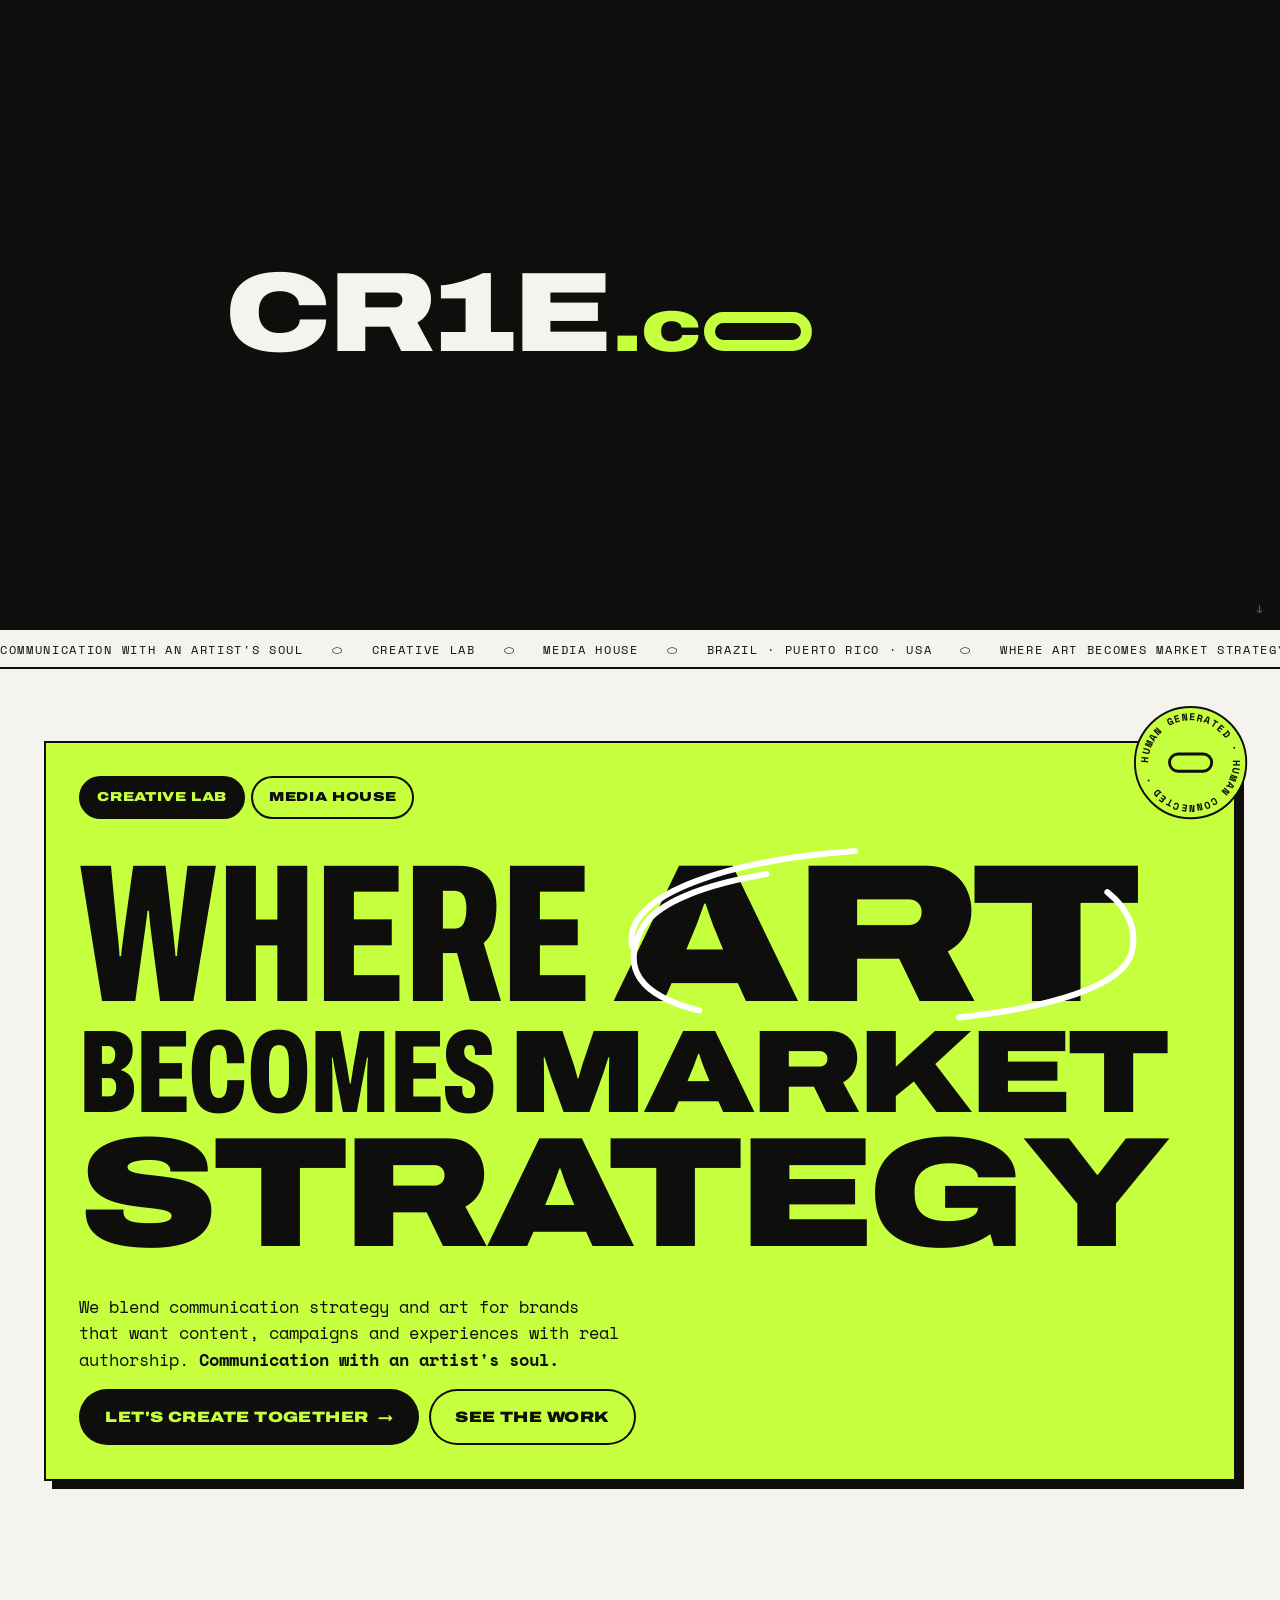
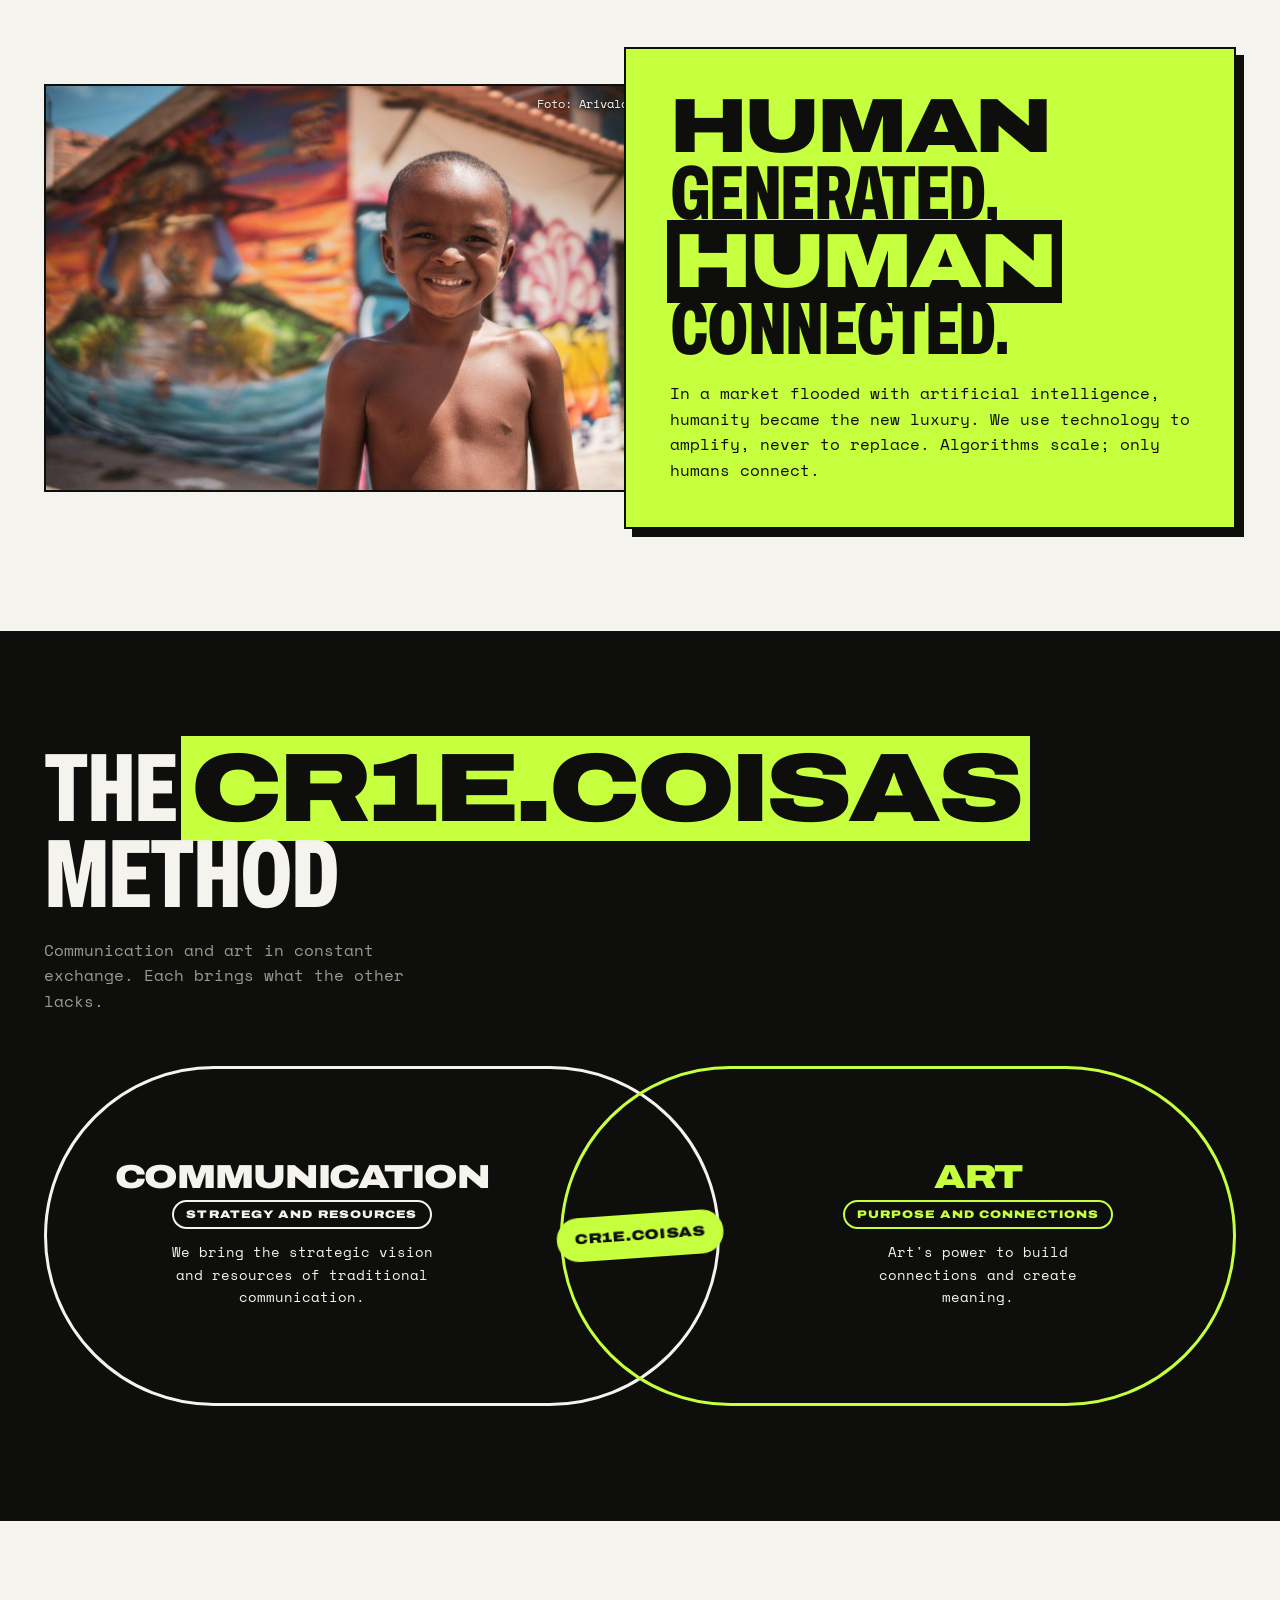
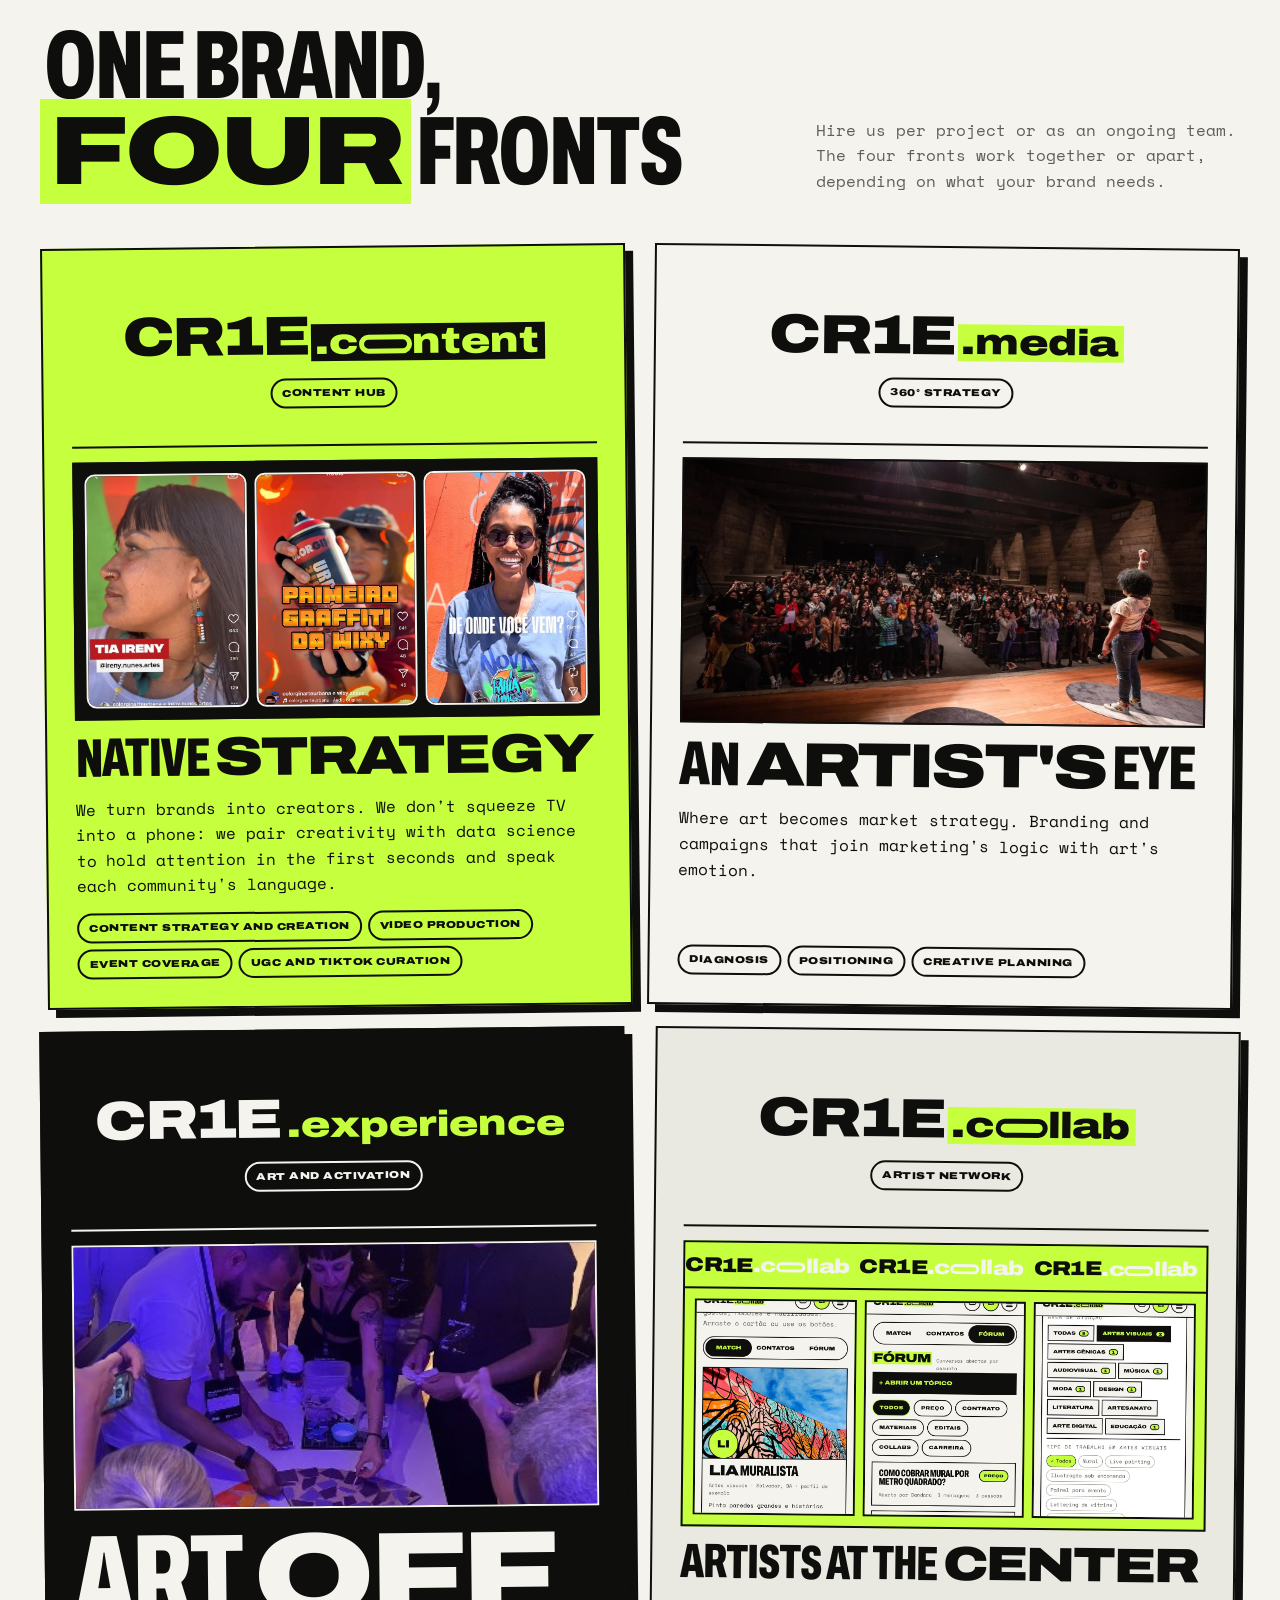
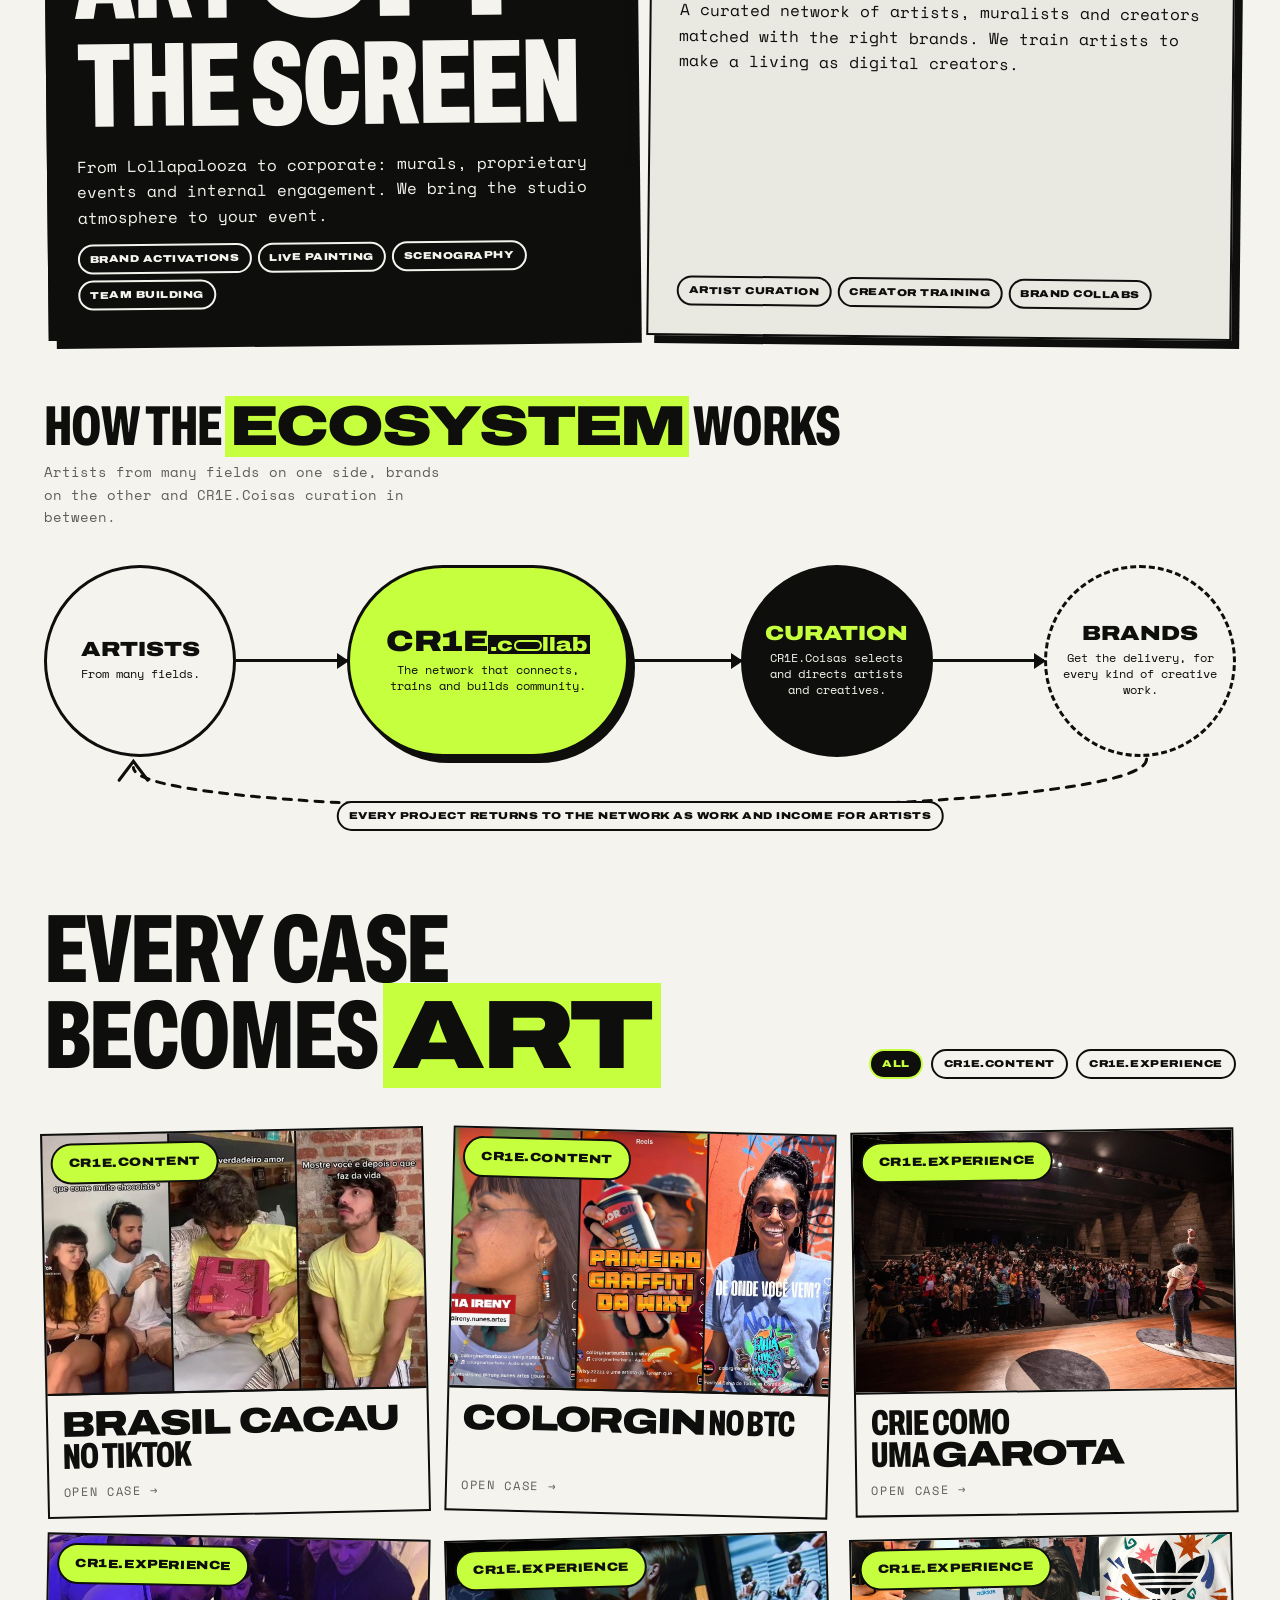
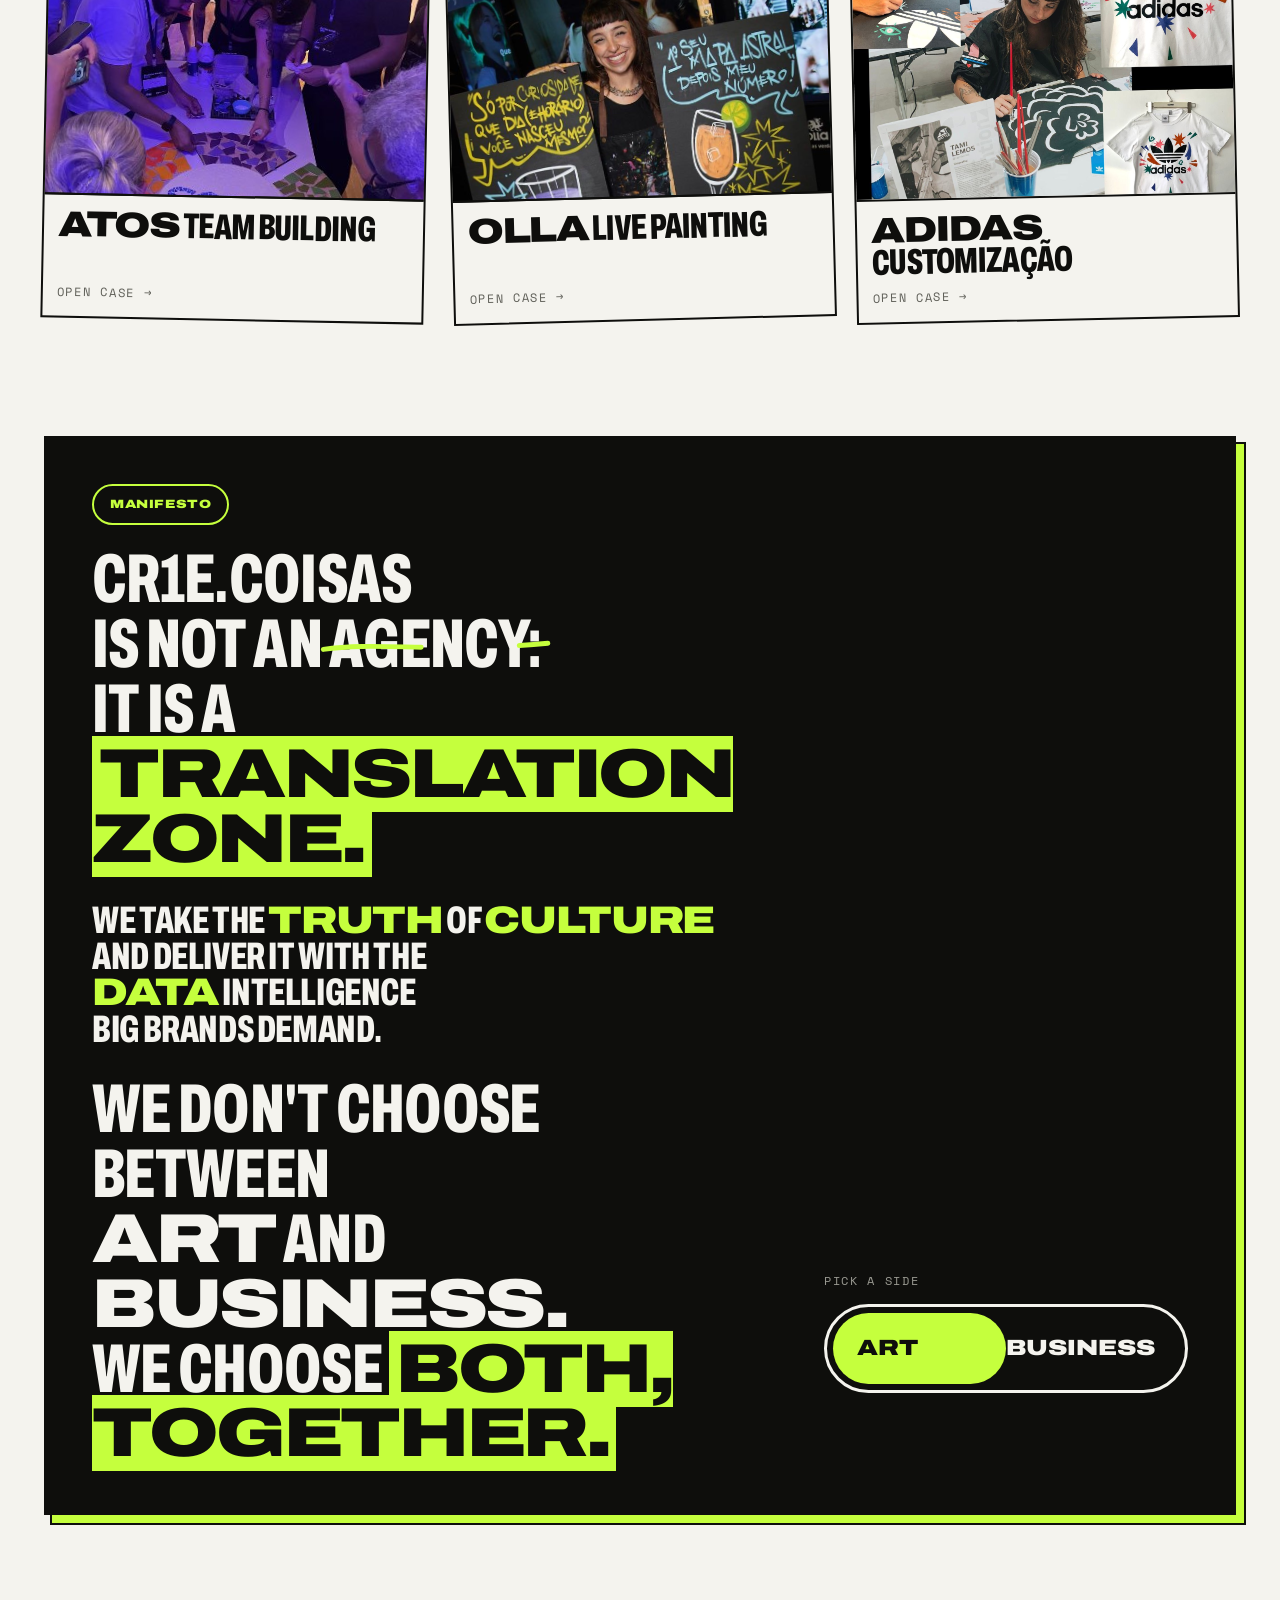
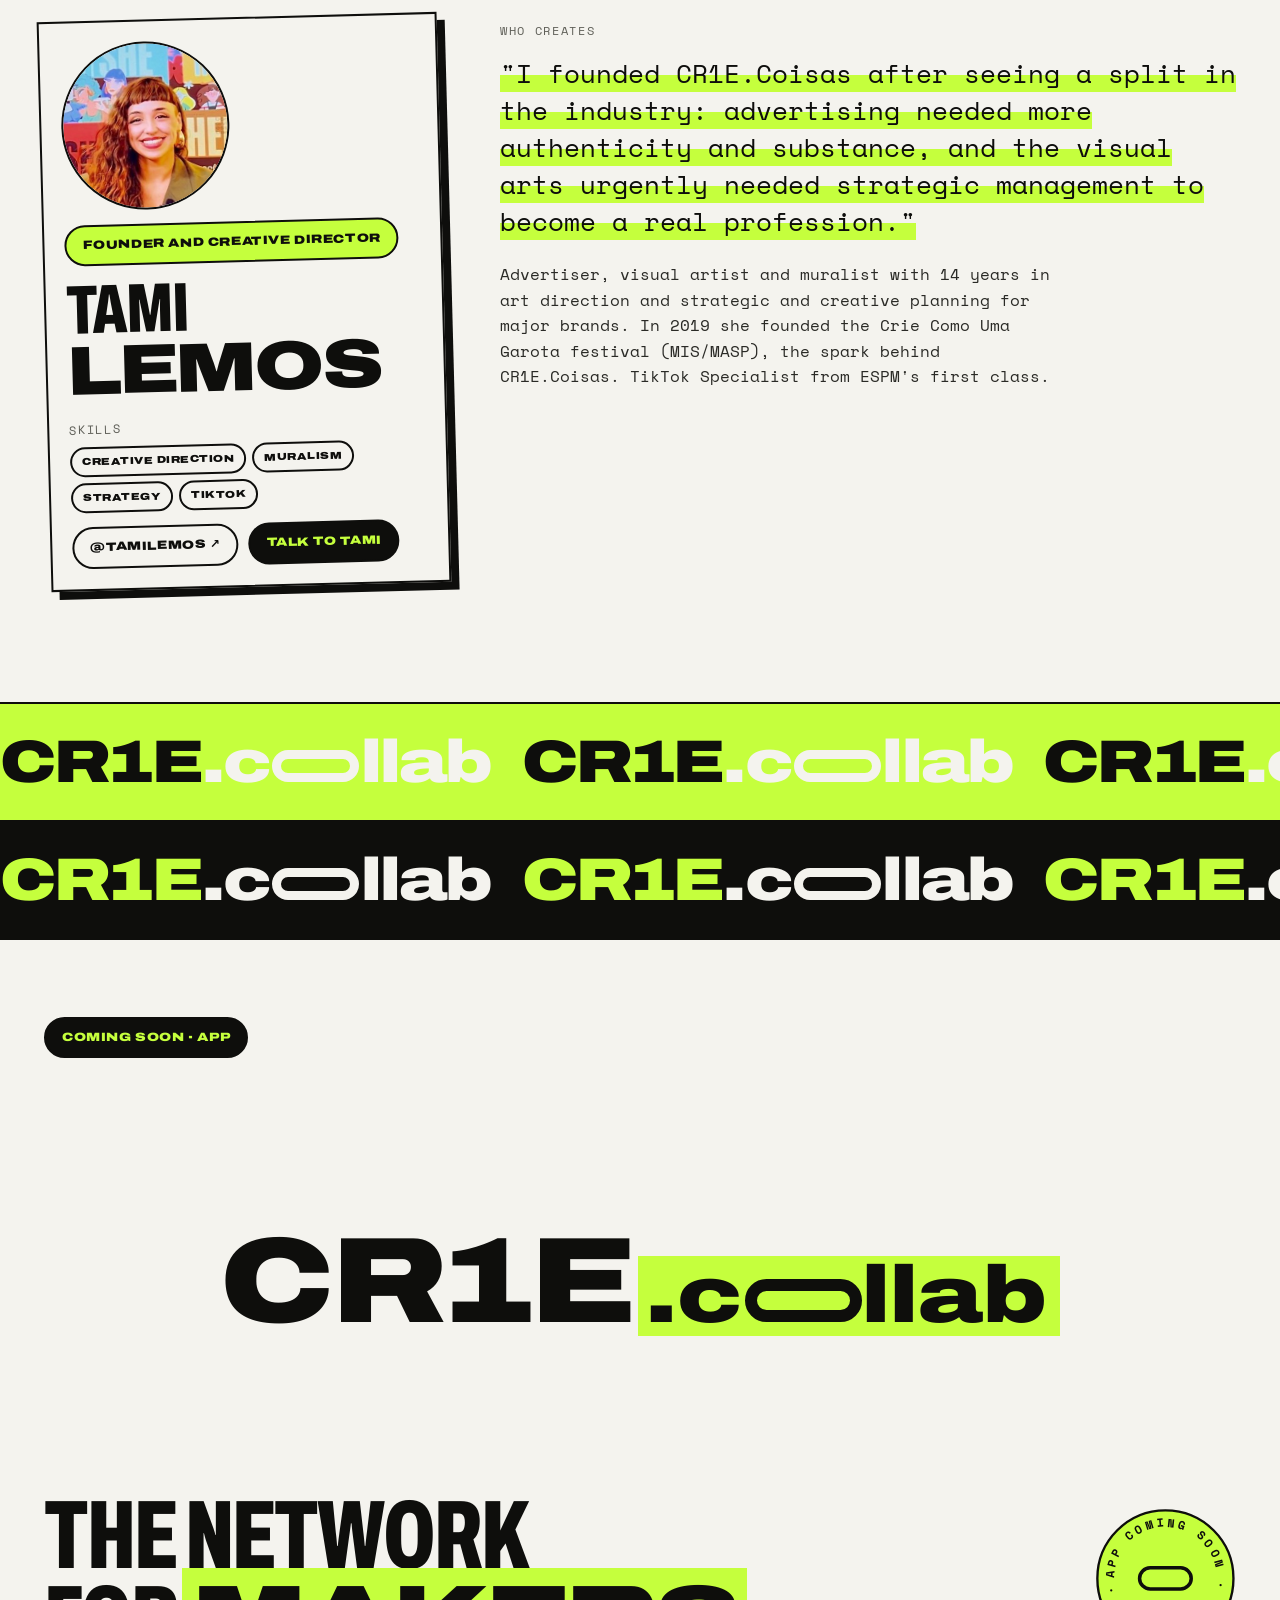
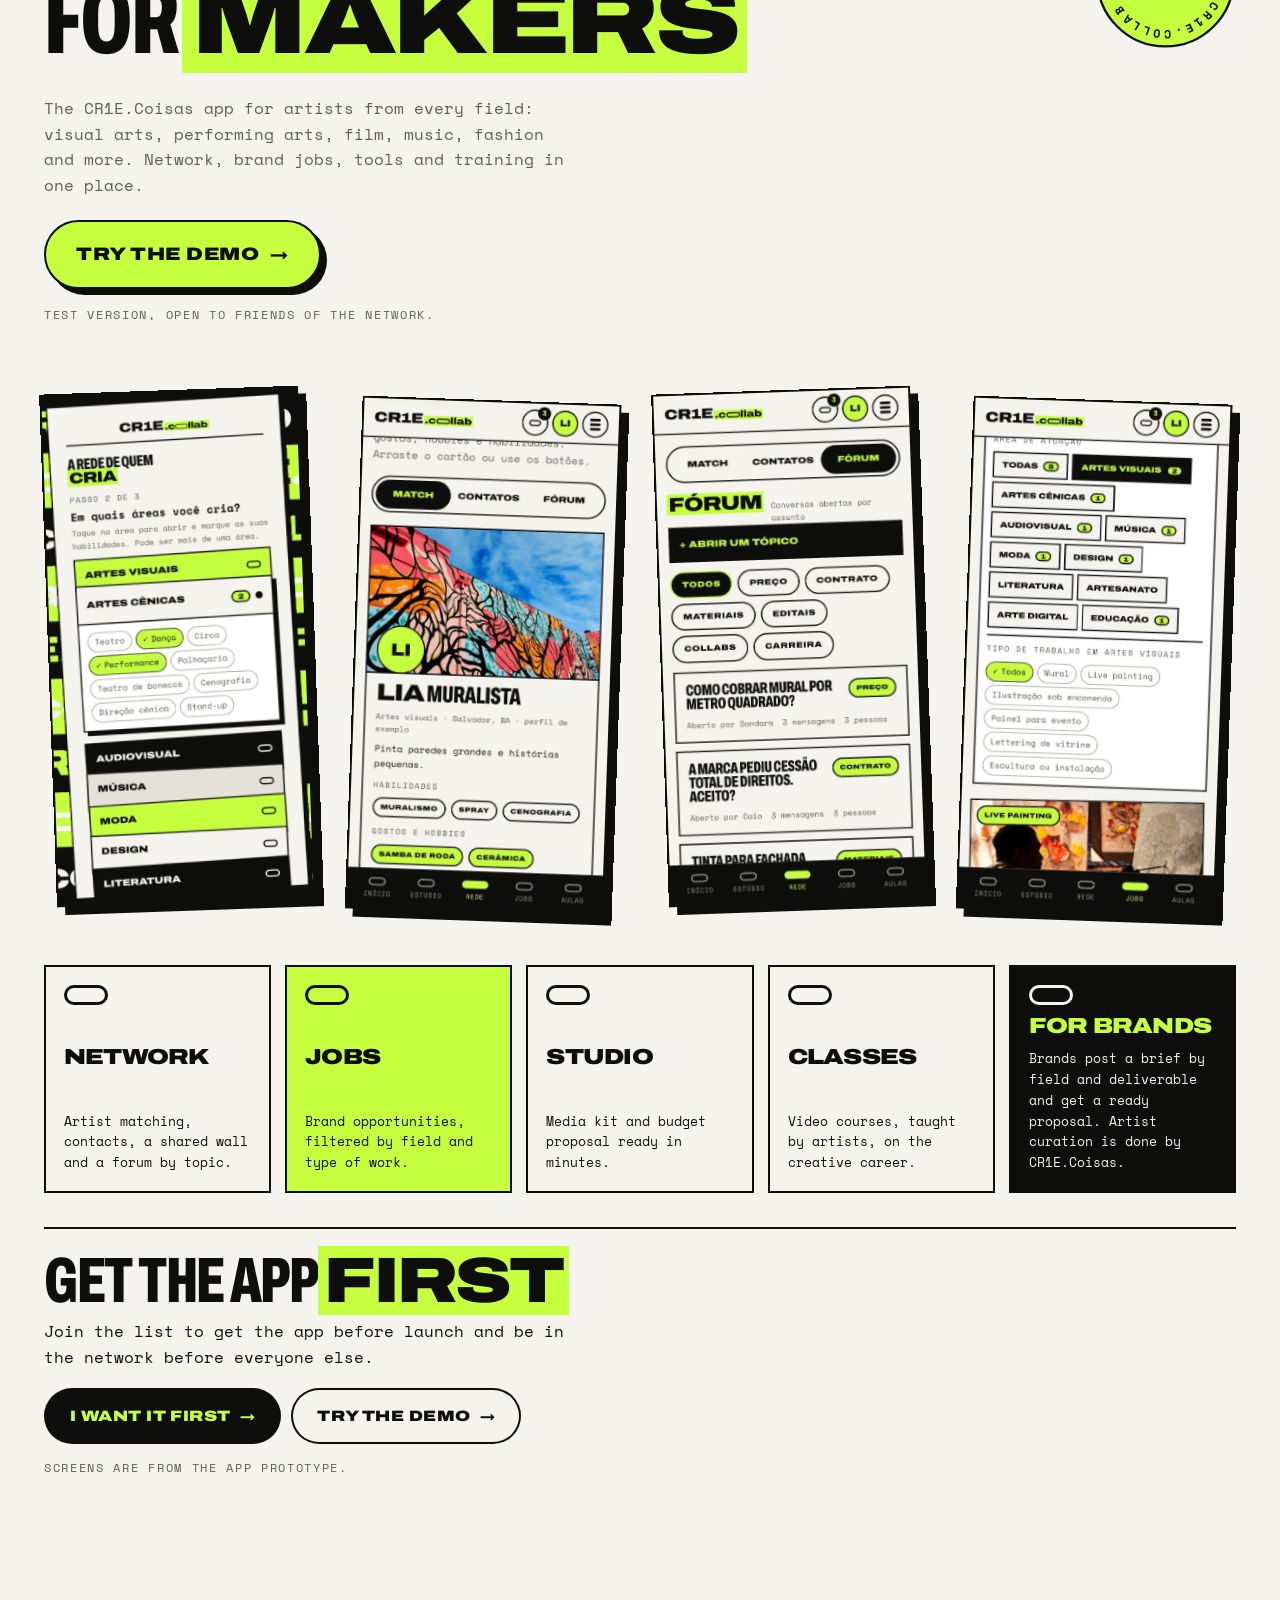
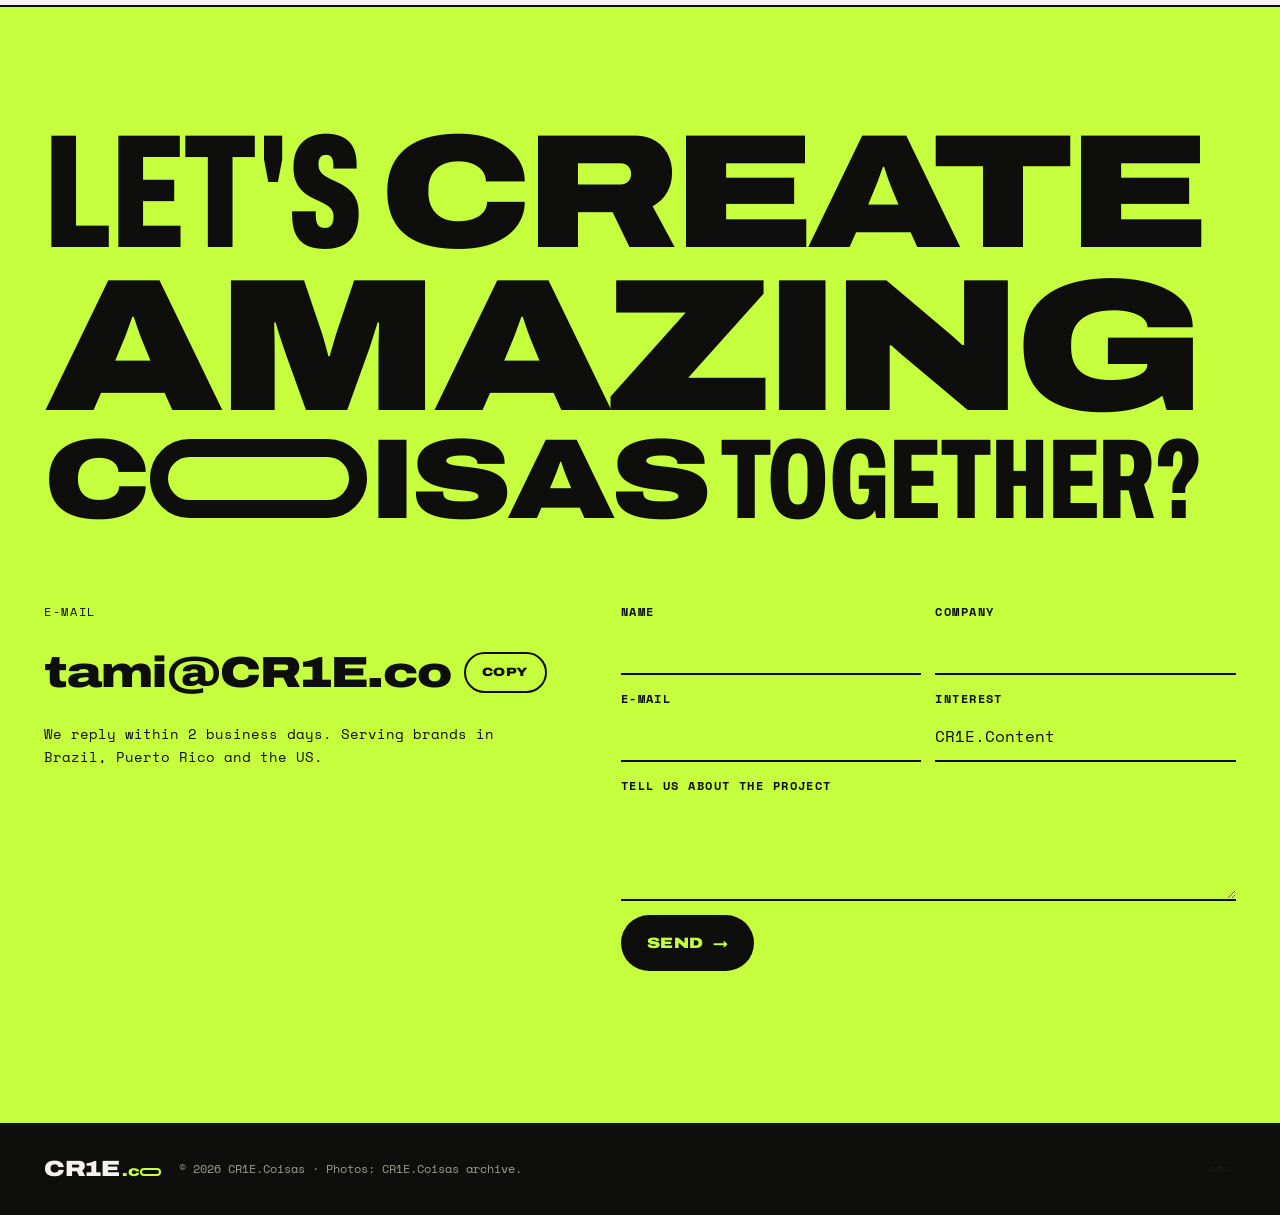
<file: index.html>
<!doctype html><html><head><meta charset=utf8><meta name=viewport content="width=device-width,initial-scale=1,viewport-fit=cover"><link rel="icon" href="/favicon.ico" sizes="48x48"><link rel="icon" type="image/png" sizes="32x32" href="/icons/favicon-32.png"><link rel="icon" type="image/png" sizes="16x16" href="/icons/favicon-16.png"><link rel="apple-touch-icon" href="/icons/apple-touch-icon.png"><link rel="manifest" href="/site.webmanifest"><meta name="theme-color" content="#0E0E0C"><meta name="apple-mobile-web-app-capable" content="yes"><meta name="mobile-web-app-capable" content="yes"><meta name="apple-mobile-web-app-status-bar-style" content="black"><meta name="apple-mobile-web-app-title" content="CR1E.co"><meta name="application-name" content="CR1E.co"><meta name="description" content="Laboratório criativo e media house: onde a arte vira estratégia de mercado."><meta property="og:type" content="website"><meta property="og:site_name" content="CR1E.Coisas"><meta property="og:title" content="CR1E.Coisas · Comunicação com alma de artista"><meta property="og:description" content="Laboratório criativo e media house: onde a arte vira estratégia de mercado."><meta property="og:url" content="https://cr1e.co/"><meta property="og:image" content="https://cr1e.co/icons/og-image.png"><meta property="og:image:width" content="1200"><meta property="og:image:height" content="630"><meta name="twitter:card" content="summary_large_image"><style>:root{color-scheme:light;box-sizing:border-box;padding-top:env(safe-area-inset-top,0px);padding-bottom:env(safe-area-inset-bottom,0px)}html{scroll-padding-top:env(safe-area-inset-top,0px)}body{margin:0;padding:0;font:14px -apple-system,BlinkMacSystemFont,sans-serif;background:#fff;color:#000}img{max-width:100%}[hidden]:not([hidden=until-found i]){display:none!important}</style></head><body>
<title>CR1E.Coisas · Comunicação com alma de artista</title>
<meta name="claude:viewport-fit-sides" content="cover">
<link rel="preconnect" href="https://fonts.googleapis.com">
<link rel="preconnect" href="https://fonts.gstatic.com" crossorigin>
<link rel="stylesheet" href="https://fonts.googleapis.com/css2?family=Archivo:wdth,wght@62..125,700..900&family=Space+Mono:wght@400;700&display=swap">
<link rel="stylesheet" href="base.css">
<style>
/* Versão C · "Zine + app": a colagem da versão B com as caixas, sombras duras, contadores e fichas do app CR1E.Collab */
:root{--bg:var(--papel);--fg:var(--preto);--mut:var(--cinza-p);--acc:var(--preto);--line:var(--preto);--hd-bg:rgba(244,243,238,.88);--logo-co:var(--preto);--gest:var(--preto);--foco:var(--preto);color-scheme:light}
html.lock{overflow:hidden}
.t .a{background:var(--verde);padding:0 .1em;margin:0 -.04em}
.hd{border-bottom:2px solid var(--preto)}
.hd .pill.v{border-color:var(--preto)}

/* abertura: cortina de estampa */
.intro{position:fixed;inset:0;z-index:100;display:flex;flex-direction:column;cursor:pointer;overflow:hidden}
.row{flex:1;background:var(--verde);color:var(--preto);display:flex;align-items:center;overflow:hidden;transition:transform .9s cubic-bezier(.7,0,.2,1);transition-delay:calc(var(--i)*45ms);border-bottom:2px solid var(--preto)}
.row:nth-child(even){background:var(--preto);color:var(--verde)}
.row-t{display:flex;gap:.5em;width:max-content;font-family:var(--display);font-weight:900;font-stretch:125%;font-size:min(9vh,64px);letter-spacing:-.03em;white-space:nowrap;align-items:center;animation:roll 30s linear infinite}
.row:nth-child(even) .row-t{animation-direction:reverse}
.row-t i{display:inline-block;width:1.9em;height:.7em;border:.16em solid currentColor;border-radius:999px;margin:0 .03em;vertical-align:-.02em}
.intro.go .row:nth-child(odd){transform:translateX(-101%)}
.intro.go .row:nth-child(even){transform:translateX(101%)}
.intro .open{position:absolute;left:50%;top:50%;transform:translate(-50%,-50%);z-index:2;font-size:clamp(18px,2.4vw,26px);padding:22px 40px;box-shadow:0 0 0 6px var(--verde);transition:opacity .2s,transform .5s var(--spring)}
.intro .open:hover{transform:translate(-50%,-50%) scale(1.08)}
.intro.go .open{opacity:0}
@keyframes roll{to{transform:translateX(-50%)}}

/* hero */
.tick{border-bottom:2px solid var(--preto);overflow:hidden;padding-block:8px}
.tick-t{display:flex;gap:28px;width:max-content;animation:roll 40s linear infinite;font-size:12px;letter-spacing:.14em;text-transform:uppercase}
.hero .wrap{display:grid;gap:22px;padding-block:clamp(22px,3.4vw,44px) clamp(36px,5vw,72px);position:relative}
@media(min-width:960px){.hero .wrap{grid-template-columns:1.55fr 1fr;gap:44px;align-items:start}}
.poster .ln{white-space:nowrap;width:max-content;line-height:.88}
.hero-l{min-width:0;display:flex;flex-direction:column;gap:clamp(20px,3vw,36px)}
.lead{background:var(--verde);padding:clamp(18px,2.4vw,30px);max-width:620px;border:2px solid var(--preto);box-shadow:8px 8px 0 var(--preto)}
.lead p{margin:0 0 16px;font-size:clamp(15px,1.3vw,18px)}
.ctas{display:flex;flex-wrap:wrap;gap:10px}
.hero-r{position:relative;min-width:0}
.hero-r figure{margin:0;border:2px solid var(--preto);background:var(--preto);transform:rotate(2deg);transition:transform .7s var(--spring)}
.hero-r figure:hover{transform:rotate(0)}
.hero-r img{width:100%;aspect-ratio:4/5;object-fit:cover;object-position:60% 50%}
.hero-r figcaption{background:var(--papel);padding:10px 12px;border-top:2px solid var(--preto)}
.badge{position:absolute;right:-22px;bottom:70px;width:clamp(110px,12vw,160px);aspect-ratio:1;z-index:2;animation:spin 18s linear infinite}
.badge circle{fill:var(--verde);stroke:var(--preto);stroke-width:2}
.badge text{font-family:var(--mono);font-weight:700;font-size:10.4px;letter-spacing:.12em;fill:var(--preto)}
.badge rect{fill:none;stroke:var(--preto);stroke-width:3}
@keyframes spin{to{transform:rotate(360deg)}}
@media(max-width:959px){.hero-r{order:-1;width:72%;margin-left:auto}.badge{right:auto;left:-38%;bottom:-10px}.hero-l{margin-top:-8px}}

/* manifesto */
.mani{background:var(--preto);color:var(--papel);--gest:var(--verde);--mut:var(--cinza);padding-block:clamp(64px,10vw,140px)}
.mani-g{display:grid;gap:40px;align-items:end}
@media(min-width:960px){.mani-g{grid-template-columns:1.6fr 1fr}}
.mani-x{font-family:var(--display);font-weight:800;font-stretch:62%;text-transform:uppercase;font-size:clamp(34px,5.6vw,92px);line-height:.98;letter-spacing:-.02em;margin:18px 0 0}
.mani-x b{font-weight:900;font-stretch:125%;letter-spacing:-.035em;color:var(--verde)}
.mani-x s{text-decoration:none}
.sw{display:flex;flex-direction:column;gap:14px}
.sw-b{position:relative;display:grid;grid-template-columns:1fr 1fr;border:3px solid var(--papel);border-radius:999px;padding:6px;isolation:isolate}
.sw-b button{all:unset;box-sizing:border-box;cursor:pointer;text-align:left;padding:18px 24px;font-family:var(--display);font-weight:900;font-stretch:125%;text-transform:uppercase;font-size:clamp(16px,1.8vw,22px);z-index:1;transition:color .3s;min-height:56px}
.sw-b button:focus-visible{outline:3px solid var(--verde);outline-offset:4px;border-radius:999px}
.sw-k{position:absolute;top:6px;bottom:6px;left:6px;width:calc(50% - 6px);background:var(--verde);border-radius:999px;transition:left .7s var(--spring),width .7s var(--spring);z-index:0}
.sw[data-s="a"] .sw-b button:first-of-type,.sw[data-s="both"] .sw-b button{color:var(--preto)}
.sw[data-s="b"] .sw-k{left:50%}
.sw[data-s="b"] .sw-b button:last-of-type{color:var(--preto)}
.sw[data-s="both"] .sw-k{left:6px;width:calc(100% - 12px)}
.sw-r{font-family:var(--display);font-weight:900;font-stretch:125%;text-transform:uppercase;font-size:clamp(20px,2.2vw,30px);line-height:1;color:var(--verde);min-height:2.1em;margin:0}

/* human */
.human .wrap{display:grid;gap:0;padding-block:clamp(56px,8vw,120px)}
@media(min-width:900px){.human .wrap{grid-template-columns:1.2fr 1fr;align-items:center}}
.human figure{margin:0;position:relative;border:2px solid var(--preto)}
.human figure img{width:100%;aspect-ratio:16/10;object-fit:cover;object-position:60% 40%}
.human figcaption{position:absolute;right:8px;top:8px;font-size:12px;color:var(--papel);text-shadow:0 1px 3px rgba(0,0,0,.8)}
.human-c{background:var(--verde);border:2px solid var(--preto);padding:clamp(22px,3.4vw,48px);margin:-40px 0 0 24px;position:relative;z-index:1;box-shadow:8px 8px 0 var(--preto)}
@media(min-width:900px){.human-c{margin:0 0 0 -70px}}
.human h2{font-size:clamp(44px,6vw,96px)}
.human .t .a{background:var(--preto);color:var(--verde)}
.human p{margin:18px 0 0}

/* frentes: pilha */
.sec{padding-block:clamp(64px,9vw,130px)}
.sec-h{display:flex;flex-wrap:wrap;justify-content:space-between;align-items:flex-end;gap:20px;margin-bottom:clamp(28px,4vw,52px)}
.sec-h h2,.pt-head h2{font-size:clamp(36px,7.6vw,124px)}
.sec-h p{max-width:42ch;color:var(--mut);margin:0}
.sk{position:sticky;top:calc(70px + var(--i)*54px);border:2px solid var(--preto);background:var(--kb);color:var(--kf);--logo-co:var(--kc);--mut:var(--km);margin-bottom:22px;min-height:min(600px,calc(100dvh - 300px));display:flex;flex-direction:column;transform-origin:50% 0}
.sk.content{--kb:var(--verde);--kf:var(--preto);--kc:var(--preto);--km:var(--preto)}
.sk.media{--kb:var(--papel);--kf:var(--preto);--kc:var(--cinza-p);--km:var(--cinza-p)}
.sk.experience{--kb:var(--preto);--kf:var(--papel);--kc:var(--verde);--km:var(--cinza)}
.sk.collab{--kb:var(--papel-2);--kf:var(--preto);--kc:var(--preto);--km:var(--cinza-p)}
.sk-h{display:flex;justify-content:space-between;align-items:center;gap:12px;padding:10px clamp(14px,2.4vw,32px);border-bottom:2px solid currentColor;min-height:54px}
.sk-h .lg{font-size:clamp(22px,2.6vw,34px)}
.sk-b{display:grid;gap:22px;padding:clamp(16px,2.6vw,36px);flex:1;align-items:end}
@media(min-width:900px){.sk-b{grid-template-columns:1.25fr 1fr;gap:44px}}
.sk h3{font-size:clamp(30px,6.6vw,112px)}
.sk p{margin:16px 0 0;max-width:50ch}
.sk ul{list-style:none;margin:18px 0 0;padding:0;display:flex;flex-wrap:wrap;gap:8px}
.sk li.pill{white-space:normal}
@media(max-width:599px){.sk-h .pill{display:none}}
.sk figure{margin:0;border:2px solid currentColor;transform:rotate(-2deg);background:var(--preto)}
.sk:nth-child(even) figure{transform:rotate(2deg)}
.sk figure img{width:100%;aspect-ratio:3/2;object-fit:cover}

/* método: interseção */
.metodo{background:var(--preto);color:var(--papel);--mut:var(--cinza);--gest:var(--verde)}
.venn{display:flex;justify-content:flex-start;align-items:stretch;flex-direction:column}
.vn{border:3px solid var(--papel);border-radius:999px;padding:clamp(34px,5vw,64px) clamp(30px,6vw,90px);display:flex;flex-direction:column;gap:10px;justify-content:center;min-height:240px;position:relative}
.vn h3{font-size:clamp(32px,4.4vw,68px)}
.vn p{margin:0;max-width:30ch;font-size:14px}
.vn.b{border-color:var(--verde);margin-top:-70px;align-items:flex-end;text-align:right}
.vn.b h3{color:var(--verde)}
.vx{align-self:center;z-index:2;background:var(--verde);color:var(--preto);margin-top:-52px;position:relative;font-size:14px}
.venn .vx + .vn{margin-top:-52px}
@media(min-width:900px){.venn{flex-direction:row}.vn{flex:1;min-height:340px}.vn.b{margin:0 0 0 -160px}.venn .vx + .vn{margin-top:0}.vx{position:absolute;left:50%;top:50%;transform:translate(-50%,-50%) rotate(-4deg);margin:0}.venn{position:relative}}
.mt-l{display:flex;flex-wrap:wrap;gap:10px 28px;margin-top:26px}

/* cases: colagem */
.flt{display:flex;flex-wrap:wrap;gap:8px}
.flt button[aria-pressed="true"]{background:var(--preto);color:var(--verde)}
.col{display:grid;gap:clamp(18px,2.6vw,36px);grid-template-columns:1fr}
@media(min-width:760px){.col{grid-template-columns:repeat(6,1fr)}.cc{grid-column:span 3}.cc:nth-child(1){grid-column:span 4}.cc:nth-child(2){grid-column:span 2}.cc:nth-child(3),.cc:nth-child(4),.cc:nth-child(5){grid-column:span 2}}
.cc{border:2px solid var(--preto);background:var(--papel);display:flex;flex-direction:column;transform:rotate(var(--r));transition:transform .6s var(--spring),opacity .4s,box-shadow .3s;min-width:0}
.cc:hover{transform:rotate(0) translateY(-6px);box-shadow:8px 8px 0 var(--verde),8px 8px 0 2px var(--preto)}
.cc.off{opacity:.18;transform:scale(.94) rotate(var(--r));pointer-events:none}
.cc-i{position:relative;background:var(--preto);display:flex;gap:2px;overflow:hidden;aspect-ratio:var(--ar,4/3)}
.cc-i img{flex:1;min-width:0;height:100%;object-fit:cover}
.cc-i .pill{position:absolute;left:10px;top:10px}
.cc-b{padding:16px;display:flex;flex-direction:column;gap:12px;flex:1;border-top:2px solid var(--preto)}
.cc-b h3{font-size:clamp(28px,3vw,46px)}
.cc-b p{margin:0;font-size:14px}
.cc .ficha{border-top:1px solid var(--preto);padding-top:10px;margin-top:auto}
.res{display:flex;flex-wrap:wrap;gap:6px}
.res span{font-family:var(--display);font-weight:900;font-stretch:125%;font-size:clamp(16px,1.7vw,22px);background:var(--verde);padding:3px 9px;border:2px solid var(--preto)}
.res small{font-family:var(--mono);font-weight:400;font-size:.55em;letter-spacing:.06em;text-transform:uppercase}

/* tami */
.tami{display:grid;gap:28px;align-items:center}
@media(min-width:900px){.tami{grid-template-columns:1.2fr .9fr;gap:60px}}
.tami figure{margin:0;position:relative;border:2px solid var(--preto);transform:rotate(2deg);box-shadow:-10px 10px 0 var(--verde),-10px 10px 0 2px var(--preto)}
.tami figure img{width:100%;aspect-ratio:1;object-fit:cover;object-position:62% 40%}
.tami figcaption{position:absolute;left:-12px;top:18px;transform:rotate(-5deg)}
.tami h2{font-size:clamp(56px,9vw,150px)}
.tami blockquote{margin:22px 0;font-size:clamp(16px,1.5vw,20px);max-width:56ch}
.tami blockquote span{background:linear-gradient(transparent 55%,var(--verde) 55%)}
.tami p{max-width:56ch;color:#2A2A26}

/* portal: maquete de app */
.pt{background:var(--preto);color:var(--papel);--mut:var(--cinza);--gest:var(--verde)}
.pt .t .a{background:none;color:var(--verde);padding:0;margin:0}
.app{border:2px solid var(--papel);border-radius:22px;overflow:hidden;display:grid;background:var(--grafite)}
@media(min-width:820px){.app{grid-template-columns:230px 1fr}}
.app-s{padding:18px;display:flex;gap:8px;flex-wrap:wrap;align-content:flex-start;border-bottom:1px solid var(--linha-e)}
@media(min-width:820px){.app-s{flex-direction:column;border-bottom:0;border-right:1px solid var(--linha-e)}}
.app-s .lg{font-size:20px;margin-bottom:10px;width:100%;--logo-co:var(--verde)}
.app-s span.pill{font-size:11px;color:var(--cinza);justify-content:flex-start}
.app-s span.pill.on{color:var(--preto);background:var(--verde);border-color:var(--verde)}
.app-m{padding:18px;display:grid;gap:12px;grid-template-columns:repeat(auto-fit,minmax(min(100%,210px),1fr))}
.app-c{border:2px dashed var(--cinza);padding:18px;min-height:150px;display:flex;flex-direction:column;justify-content:space-between;gap:10px;transition:border-color .2s,transform .5s var(--spring)}
.app-c:hover{border-color:var(--verde);transform:translateY(-5px)}
.app-c h3{font-size:clamp(24px,2.4vw,34px)}
.app-c p{margin:0;font-size:13px;color:#D8D7D0}

/* contato */
.ct{background:var(--verde);border-top:2px solid var(--preto);padding-block:clamp(64px,9vw,130px)}
.ct .t .a{background:none;padding:0;margin:0}
.ct-g{display:grid;gap:36px;margin-top:clamp(36px,6vw,72px)}
@media(min-width:900px){.ct-g{grid-template-columns:1fr 1.2fr;gap:64px}}
.ct-i{display:flex;flex-direction:column;gap:16px;font-size:14px}
.ct .lbl{color:var(--preto)}
.O{display:inline-block;width:1.9em;height:.7em;border:.16em solid currentColor;border-radius:999px;margin:0 .03em;animation:br 2.6s cubic-bezier(.7,0,.2,1) infinite}
@keyframes br{0%,20%{width:.7em}50%,70%{width:1.9em}100%{width:.7em}}
.ft{background:var(--preto);color:var(--papel);padding-block:32px;--logo-co:var(--verde)}
.ft .wrap{display:flex;flex-wrap:wrap;justify-content:space-between;gap:16px;align-items:center}
.ft p{margin:0;color:var(--cinza);font-size:12px}
.ft .adm{margin-left:auto;font-size:10px;letter-spacing:.12em;color:#1c1c1c;text-decoration:none;padding:6px}
.ft .adm:hover,.ft .adm:focus-visible{color:#444}

/* ---- versão C: caixas do app ---- */
.card{border:2px solid var(--preto);background:var(--papel)}
.sh{box-shadow:8px 8px 0 var(--preto)}
.shv{box-shadow:8px 8px 0 var(--verde),8px 8px 0 2px var(--preto)}
.hero .wrap{display:block}
.hgrid{display:grid;gap:18px}
@media(min-width:960px){.hgrid{grid-template-columns:1.5fr 1fr;gap:22px;align-items:stretch}}
.hbox{background:var(--verde);padding:clamp(18px,2.6vw,36px);display:flex;flex-direction:column;gap:clamp(18px,2.4vw,30px);justify-content:space-between;min-width:0}
.hbox .eyebrow{display:flex;flex-wrap:wrap;gap:8px;align-items:center}
.hbox p{margin:0;font-size:clamp(15px,1.3vw,18px);max-width:54ch}
.hside{display:grid;gap:18px;grid-template-rows:auto auto;min-width:0}
.hph{margin:0;transform:rotate(1.5deg);transition:transform .6s var(--spring);position:relative}
.hph:hover{transform:rotate(0)}
.hph img{width:100%;aspect-ratio:16/11;object-fit:cover;object-position:60% 45%;border-bottom:2px solid var(--preto)}
.hph figcaption{padding:10px 12px}
.hph .badge{right:-14px;bottom:auto;top:-34px;left:auto;width:clamp(96px,9vw,128px)}
.kp{display:grid;grid-template-columns:1fr 1fr;gap:12px}
.kp div{padding:14px;display:flex;flex-direction:column;justify-content:space-between;gap:8px;min-height:104px}
.kp b{font-family:var(--display);font-weight:900;font-stretch:125%;font-size:clamp(28px,3vw,44px);line-height:.9;font-variant-numeric:tabular-nums;letter-spacing:-.03em}
.kp .k{background:var(--preto);color:var(--verde)}
.kp .k .lbl{color:var(--papel)}
/* frentes em abas */
.fseg{display:flex;gap:8px;overflow-x:auto;padding:2px 2px 12px;scrollbar-width:none}
.fseg::-webkit-scrollbar{display:none}
.fseg button{all:unset;box-sizing:border-box;cursor:pointer;flex:none;border:2px solid var(--preto);border-radius:999px;padding:10px 18px;min-height:48px;display:inline-flex;align-items:center;transition:transform .4s var(--spring)}
.fseg button .lg{font-size:20px}
.fseg button[aria-pressed="true"]{background:var(--preto);color:var(--papel);--logo-co:var(--verde)}
.fseg button:hover{transform:translateY(-3px)}
.fseg button:focus-visible{outline:3px solid var(--preto);outline-offset:3px}
.fbox{display:grid;gap:22px;padding:clamp(18px,2.8vw,40px);align-items:end;background:var(--kb);color:var(--kf);--mut:var(--km)}
@media(min-width:900px){.fbox{grid-template-columns:1.25fr 1fr;gap:44px}}
.fbox.content{--kb:var(--verde);--kf:var(--preto);--km:var(--preto)}
.fbox.media{--kb:var(--papel);--kf:var(--preto);--km:var(--cinza-p)}
.fbox.experience{--kb:var(--preto);--kf:var(--papel);--km:var(--cinza)}
.fbox.collab{--kb:var(--papel-2);--kf:var(--preto);--km:var(--cinza-p)}
.fbox h3{font-size:clamp(34px,6.6vw,112px)}
.fbox p{margin:16px 0 0;max-width:50ch}
.fbox ul{list-style:none;margin:18px 0 0;padding:0;display:flex;flex-wrap:wrap;gap:8px}
.fbox li.pill{white-space:normal}
.fbox figure{margin:0;border:2px solid currentColor;transform:rotate(-2deg);background:var(--preto)}
.fbox figure img{width:100%;aspect-ratio:3/2;object-fit:cover}
.fbox .in{animation:pop .5s var(--spring)}
@keyframes pop{from{transform:translateY(14px);opacity:.3}to{transform:none;opacity:1}}
/* cases como fichas */
.jobs{display:grid;gap:22px;grid-template-columns:repeat(auto-fill,minmax(min(100%,300px),1fr))}
.job{all:unset;box-sizing:border-box;cursor:pointer;display:flex;flex-direction:column;border:2px solid var(--preto);background:var(--papel);transform:rotate(var(--r,0deg));transition:transform .5s var(--spring),box-shadow .2s,opacity .3s;width:100%}
.job:hover,.job:focus-visible{transform:rotate(0) translateY(-4px);box-shadow:8px 8px 0 var(--verde),8px 8px 0 2px var(--preto)}
.job.off{opacity:.18;pointer-events:none}
.job-i{aspect-ratio:16/11;background:var(--preto);position:relative;overflow:hidden;border-bottom:2px solid var(--preto);display:flex;gap:2px}
.job-i img{flex:1;min-width:0;height:100%;object-fit:cover}
.job-i .pill{position:absolute;left:8px;top:8px}
.job-b{padding:14px;display:flex;flex-direction:column;gap:10px;flex:1}
.job-b h3{font-size:clamp(28px,2.8vw,40px)}
.job-b .lbl{margin-top:auto}
dialog.sheet{border:2px solid var(--preto);padding:0;background:var(--papel);color:var(--preto);width:min(680px,calc(100vw - 20px));max-height:calc(100dvh - 20px);overflow:auto;box-shadow:10px 10px 0 var(--verde),10px 10px 0 2px var(--preto)}
dialog.sheet::backdrop{background:rgba(14,14,12,.6)}
.sheet-i{display:flex;gap:2px;aspect-ratio:16/9;background:var(--preto);border-bottom:2px solid var(--preto)}
.sheet-i img{flex:1;min-width:0;height:100%;object-fit:cover}
.sheet-b{padding:20px;display:flex;flex-direction:column;gap:14px}
.sheet-b h2{font-size:clamp(34px,5vw,56px)}
.sheet-b p{margin:0}
.x{position:absolute;right:10px;top:10px;width:44px;height:44px;border-radius:999px;border:2px solid var(--preto);background:var(--papel);cursor:pointer;font-size:18px}
/* tami como perfil */
.prof{display:grid;gap:28px;align-items:start}
@media(min-width:900px){.prof{grid-template-columns:minmax(0,400px) 1fr;gap:56px}}
.pf{padding:20px;display:flex;flex-direction:column;gap:14px;transform:rotate(-1.5deg)}
.pf img{width:120px;height:120px;border-radius:999px;border:2px solid var(--preto);object-fit:cover;object-position:62% 35%}
.pf h2{font-size:clamp(48px,5.4vw,80px)}
.pf .pills{display:flex;flex-wrap:wrap;gap:6px;margin-top:6px}
.pill.s{font-size:10px;padding:5px 10px}
.prof blockquote{margin:0 0 22px;font-size:clamp(18px,2vw,28px);line-height:1.45;max-width:46ch}
.prof blockquote span{background:linear-gradient(transparent 55%,var(--verde) 55%)}
.prof p{max-width:56ch;color:#2A2A26;margin:0}
/* collab */
.cb{display:grid;gap:14px;grid-template-columns:repeat(auto-fit,minmax(min(100%,220px),1fr))}
.cb div{border:2px solid var(--papel);padding:18px;min-height:170px;display:flex;flex-direction:column;justify-content:space-between;gap:12px;transition:transform .5s var(--spring),background .2s,color .2s}
.cb div:hover{transform:translateY(-6px) rotate(-1deg);background:var(--verde);color:var(--preto)}
.cb i{display:block;width:44px;height:20px;border:3px solid currentColor;border-radius:999px}
.cb h3{font-size:clamp(28px,2.8vw,40px)}
.cb p{margin:0;font-size:13px}
/* v3: logo grande animado */
.bl{background:var(--preto);color:var(--papel);border-bottom:2px solid var(--preto);overflow:hidden}
.bl .wrap{padding-block:clamp(28px,6vw,84px) clamp(16px,2.4vw,28px);display:flex;flex-direction:column;gap:clamp(14px,2vw,24px)}
.bl-stage{font-size:min(210px,calc((min(100vw,1480px) - 36px) / 9.5));min-height:1.5em;display:flex;align-items:center}
.bl-logo{display:flex;align-items:baseline;font-family:var(--display);font-weight:900;font-stretch:125%;line-height:1;letter-spacing:-.02em;white-space:nowrap}
.bl-co{font-size:.66em;display:flex;align-items:baseline;letter-spacing:0;margin-left:.05em;color:var(--verde)}
.bl-o{display:block;width:1.45em;height:.53em;border:.15em solid var(--verde);border-radius:999px;margin-left:.04em;flex:none;will-change:width}
.bl-slot{display:inline-flex;align-items:baseline;width:0;overflow:visible;clip-path:inset(-1.2em -.02em -1.2em 0);will-change:width}
.bl-cg{display:inline-flex;align-items:baseline;clip-path:inset(-1.2em 0 -1.2em 0)}
.bl-slot span{display:inline-block;transform-origin:0 50%;opacity:0;will-change:transform,opacity}
.bl-measure{position:absolute;visibility:hidden;left:-9999px;top:0;font-size:100px}
.bl-f{display:flex;justify-content:space-between;align-items:center;gap:12px}
.bl-nome{font-size:clamp(12px,1.4vw,15px);letter-spacing:.08em;text-transform:uppercase;color:var(--cinza)}
.bl-nome b{color:var(--verde)}
.bl .pill{color:var(--verde);border-color:var(--verde);background:transparent;cursor:pointer}
.bl .pill[aria-pressed="true"]{background:var(--verde);color:var(--preto)}
.hd #hlogo{transition:opacity .3s}
.hd.nolg #hlogo{opacity:0;pointer-events:none}
.hbox .eyebrow{flex-wrap:nowrap}
.hbox .eyebrow{gap:6px}
.hbox .eyebrow .pill{white-space:nowrap;font-size:clamp(8.5px,2.45vw,13px);padding-inline:clamp(8px,2.3vw,16px);min-width:0}
.hside{grid-template-rows:1fr}
.hph{display:flex;flex-direction:column}
.hph img{flex:1;min-height:0}
@media(min-width:960px){.hph img{aspect-ratio:auto;height:100%}}
/* frentes: quatro juntas */
.fgrid{display:grid;gap:22px}
@media(min-width:820px){.fgrid{grid-template-columns:1fr 1fr}}
.fcard{padding:clamp(16px,2.2vw,28px);display:flex;flex-direction:column;gap:14px;background:var(--kb);color:var(--kf);--mut:var(--km);transition:transform .5s var(--spring)}
.fcard:nth-child(odd){transform:rotate(-.6deg)}
.fcard:nth-child(even){transform:rotate(.6deg)}
.fcard:hover{transform:rotate(0) translateY(-6px)}
.fcard.content{--kb:var(--verde);--kf:var(--preto);--km:var(--preto)}
.fcard.media{--kb:var(--papel);--kf:var(--preto);--km:var(--cinza-p)}
.fcard.experience{--kb:var(--preto);--kf:var(--papel);--km:var(--cinza);--logo-co:var(--verde)}
.fcard.collab{--kb:var(--papel-2);--kf:var(--preto);--km:var(--cinza-p)}
.fc-h{display:flex;justify-content:space-between;align-items:center;gap:10px;flex-wrap:wrap;border-bottom:2px solid currentColor;padding-bottom:12px}
.fc-h .lg{font-size:clamp(26px,3.2vw,44px)}
.fc-h .pill{border-color:currentColor;color:inherit}
.fcard .lg .o{animation:blo 3.4s var(--spring) infinite;animation-delay:calc(var(--i)*.45s)}
.fcard .lg .co{animation:blw 3.4s ease-in-out infinite;animation-delay:calc(var(--i)*.45s)}
@keyframes blo{0%,55%,100%{width:1.45em}25%{width:.53em}}
@keyframes blw{0%,55%,100%{letter-spacing:0}25%{letter-spacing:.04em}}
.fcard figure{margin:0;border:2px solid currentColor;background:var(--preto)}
.fcard figure img{width:100%;aspect-ratio:16/8;object-fit:cover;display:block}
.fcard h3{font-size:clamp(28px,3.4vw,54px)}
.fcard p{margin:0;max-width:52ch}
.fcard ul{list-style:none;margin:auto 0 0;padding:0;display:flex;flex-wrap:wrap;gap:6px}
.fcard li.pill{white-space:normal;border-color:currentColor;color:inherit}
/* ecossistema em esquema */
.eco{padding-block:0 clamp(48px,6vw,90px)}
.eco-h{display:flex;flex-wrap:wrap;justify-content:space-between;align-items:flex-end;gap:10px 24px;margin-bottom:clamp(20px,3vw,36px)}
.eco-h h2{font-size:clamp(28px,4.4vw,68px)}
.eco-h p{margin:0;max-width:44ch;font-size:14px;color:var(--mut)}
.eco2{display:flex;flex-direction:column;align-items:center;gap:0}
.e-n{display:flex;flex-direction:column;align-items:center;justify-content:center;text-align:center;gap:6px;flex:none}
.e-n b{font-family:var(--display);font-weight:900;font-stretch:125%;text-transform:uppercase;font-size:clamp(17px,1.6vw,24px);line-height:1}
.e-n b.lg{text-transform:none;font-size:clamp(22px,2.3vw,34px)}
.e-n>span{font-size:12px;line-height:1.35;max-width:22ch}
.e-o,.e-k{width:clamp(170px,48vw,210px);aspect-ratio:1;border-radius:999px;border:3px solid var(--preto);padding:14px}
.e-d{border-style:dashed}
.e-k{background:var(--preto);color:var(--papel)}
.e-k b{color:var(--verde)}
.e-p{background:var(--verde);border:3px solid var(--preto);border-radius:999px;padding:26px 30px;width:100%;max-width:420px;box-shadow:6px 6px 0 var(--preto)}
.e-p>span{max-width:30ch}
.e-a{display:block;width:3px;height:34px;background:var(--preto);position:relative;flex:none}
.e-a::after{content:"";position:absolute;left:50%;bottom:-2px;transform:translateX(-50%);border:8px solid transparent;border-top:12px solid var(--preto);border-bottom:0}
.e-back{display:flex;flex-direction:column;align-items:center;margin-top:16px}
.e-back svg{display:none}
.e-back .pill{white-space:normal;text-align:center;background:var(--papel)}
@media(min-width:900px){
  .eco2{flex-direction:row;justify-content:space-between}
  .e-o,.e-k{width:clamp(150px,15vw,200px)}
  .e-p{flex:1.4;width:auto;max-width:none;min-height:clamp(150px,15vw,200px);padding:0 36px}
  .e-a{flex:1;min-width:26px;height:3px;width:auto}
  .e-a::after{left:auto;right:-2px;bottom:auto;top:50%;transform:translateY(-50%);border:8px solid transparent;border-left:12px solid var(--preto);border-right:0}
  .e-back{margin-top:0;position:relative;height:74px}
  .e-back svg{display:block;position:absolute;inset:0;width:100%;height:100%;overflow:visible}
  .e-back path{fill:none;stroke:var(--preto);stroke-width:3;stroke-dasharray:8 8;stroke-linecap:round}
  .e-back path + path{stroke-dasharray:none}
  .e-back .pill{position:absolute;left:50%;bottom:0;transform:translateX(-50%);white-space:nowrap}
}
/* collab com a identidade do app */
.pt2{border-top:2px solid var(--preto);padding-bottom:clamp(64px,9vw,130px)}
.crows{margin-bottom:clamp(40px,6vw,80px)}
.crow{background:var(--verde);color:var(--preto);overflow:hidden;border-bottom:2px solid var(--preto);padding-block:10px}
.crow.k{background:var(--preto);color:var(--verde)}
.crow-t{display:flex;gap:.5em;width:max-content;font-family:var(--display);font-weight:900;font-stretch:125%;font-size:clamp(30px,5vw,60px);letter-spacing:-.03em;white-space:nowrap;align-items:center;animation:roll 34s linear infinite}
.crow.k .crow-t{animation-direction:reverse}
.crow-t i{display:inline-block;width:1.45em;height:.53em;border:.15em solid currentColor;border-radius:999px;margin:0 .03em}
.phones{display:flex;gap:clamp(14px,2.4vw,30px);overflow-x:auto;padding:14px 12px 26px 4px;scroll-snap-type:x proximity;scrollbar-width:thin;margin-bottom:clamp(20px,3vw,36px)}
.phones figure{margin:0;flex:none;width:min(62vw,250px);scroll-snap-align:start;transition:transform .5s var(--spring)}
.phones figure:nth-child(odd){transform:rotate(-2deg)}
.phones figure:nth-child(even){transform:rotate(2deg) translateY(10px)}
.phones figure:hover{transform:rotate(0) translateY(-6px)}
.phones img{display:block;width:100%;aspect-ratio:1/2;object-fit:cover}
@media(min-width:1100px){.phones{overflow:visible;justify-content:space-between}.phones figure{width:22%}}
.cb2{display:grid;gap:14px;grid-template-columns:repeat(auto-fit,minmax(min(100%,210px),1fr))}
.cb2 div{padding:18px;min-height:170px;display:flex;flex-direction:column;justify-content:space-between;gap:12px;transition:transform .5s var(--spring)}
.cb2 div:hover{transform:translateY(-6px) rotate(-1deg)}
.cb2 .v{background:var(--verde)}
.cb2 .k{background:var(--preto);color:var(--papel)}
.cb2 .k h3{color:var(--verde)}
.cb2 i{display:block;width:44px;height:20px;border:3px solid currentColor;border-radius:999px}
.cb2 h3{font-size:clamp(26px,2.6vw,38px)}
.cb2 p{margin:0;font-size:13px}
@media (prefers-reduced-motion: reduce){.fcard,.fcard:nth-child(n),.phones figure:nth-child(n){transform:none}}
/* v4 */
.bl{position:fixed;top:0;left:0;right:0;height:max(var(--hh,62px),calc(100dvh - var(--th,30vh) - var(--sy,0px)));z-index:60;display:flex;align-items:center;border-bottom:2px solid var(--preto);--big:min(190px,calc((min(100vw,1480px) - 36px) / 11))}
.bl .wrap{padding-block:0;display:block}
.bl-stage{font-size:calc(24px + (var(--big) - 24px) * var(--p,1));min-height:0;padding-left:calc(1.6em * var(--p,1))}
.bl{overflow:hidden}
.bl.done{visibility:hidden}
.bl-sp{height:calc(100dvh - 62px - var(--th,30vh))}
.bl-arr{position:absolute;right:max(16px,env(safe-area-inset-right,0px));bottom:12px;font-family:var(--mono);font-size:15px;line-height:1;color:var(--cinza-p);opacity:calc(var(--p,1) * 1.4 - .4);animation:blarr 2.2s ease-in-out infinite}
@keyframes blarr{0%,100%{transform:translateY(0)}50%{transform:translateY(5px)}}
@media (prefers-reduced-motion: reduce){.bl-arr{animation:none}}
.hd{background:var(--preto);color:var(--papel);--logo-co:var(--verde);--mut:var(--cinza);--line:var(--papel);--fg:var(--papel);--bg:var(--preto);border-bottom:2px solid var(--preto)}
.hd .lg{color:var(--papel)}
.hd.nolg #hlogo{opacity:1;pointer-events:auto}
.hgrid{display:block}
.hbox{position:relative}
.hbox .badge{position:absolute;right:-14px;top:-38px;bottom:auto;left:auto;width:clamp(92px,9vw,128px)}
.hero .wrap{padding-top:clamp(48px,6vw,72px)}
/* manifesto em cartão, com sanfona nas palavras */
.mani{background:transparent;color:inherit;padding-block:0 clamp(56px,8vw,110px)}
.mani-g{background:var(--preto);color:var(--papel);--mut:var(--cinza);padding:clamp(20px,3.6vw,52px);box-shadow:8px 8px 0 var(--verde),8px 8px 0 2px var(--preto)}
.mani-x{font-size:clamp(26px,3.8vw,62px)}
.mani-x b{font-stretch:62%;letter-spacing:-.01em;transition:font-stretch 1s var(--spring),letter-spacing 1s var(--spring)}
.mani.in .mani-x b{font-stretch:125%;letter-spacing:-.035em}
.mani.in .mani-x b:nth-of-type(2){transition-delay:.25s}
.mani.in .mani-x b:nth-of-type(3){transition-delay:.5s}
.mani.in .mani-x b:nth-of-type(4){transition-delay:.75s}
/* metodologia: conteúdo centralizado nos círculos */
.vn,.vn.b{align-items:center;text-align:center}
.vn p{margin-inline:auto}
.vn h3{font-size:clamp(22px,6.4vw,40px)}
@media(min-width:900px){.vn h3{font-size:clamp(20px,2.6vw,44px)}.vn{padding-inline:clamp(24px,3vw,48px)}.venn .vn:first-child{padding-right:190px}.vn.b{padding-left:190px}}
/* espaçamentos */
#frentes{padding-block:clamp(56px,8vw,110px) clamp(40px,5vw,70px)}
#cases{padding-top:0}
.fc-h{flex-direction:column;align-items:flex-start;flex-wrap:nowrap}
.fcard h3{line-height:.9}
.fcard h3 .ln{display:block;width:max-content;white-space:nowrap;line-height:.9}
.fc-app{border:2px solid currentColor;background:var(--verde);overflow:hidden}
.fc-app .crow{padding-block:6px}
.fc-app .crow-t{font-size:20px}
.fc-scr{display:grid!important;grid-template-columns:repeat(3,1fr);gap:8px;padding:10px;background:var(--preto)}
.fcard .fc-scr img{aspect-ratio:9/13;border:2px solid var(--papel);border-radius:10px}
.btn.demo{margin-top:6px;font-size:clamp(15px,1.6vw,18px);padding:18px 30px;border:2px solid var(--preto);box-shadow:6px 6px 0 var(--preto);transition:transform .35s var(--spring),box-shadow .35s var(--spring)}
.btn.demo:hover{transform:translate(-2px,-2px);box-shadow:8px 8px 0 var(--preto)}
.fc-ph{display:grid;grid-template-columns:repeat(3,1fr);gap:8px;padding:10px}
.fc-ph img{width:100%;aspect-ratio:3/4;object-fit:cover;object-position:50% 12%;border:2px solid var(--preto);display:block}
.fgrid{grid-template-columns:minmax(0,1fr)}
@media(min-width:820px){.fgrid{grid-template-columns:minmax(0,1fr) minmax(0,1fr)}}
.fcard{min-width:0}
.fcard h3{max-width:100%}
@media(max-width:700px){.hbox .badge{top:auto;bottom:-34px;right:-6px;width:84px}}
.eco-g{border:0;padding:0 2px 2px 0}
.eco-g li{border:2px solid var(--preto);min-width:0}
@media(max-width:899px){.eco-g h3.lg{font-size:clamp(15px,4.6vw,26px)}.eco-g h3{font-size:clamp(14px,4.2vw,28px)}}
/* v7: contraste na segunda palavra do logo e títulos em sanfona */
.lg .co{background:var(--logo-co-bg,var(--verde));color:var(--logo-co,var(--preto));padding:0 .16em 0 .1em;margin-left:.06em}
.hd,.ft,.fcard.experience,.bl{--logo-co:var(--verde);--logo-co-bg:transparent}
.fcard.content,.e-p,.hbox{--logo-co:var(--verde);--logo-co-bg:var(--preto)}
.row-t b,.crow-t b{font-weight:inherit;color:var(--papel)}
.ptlg{display:flex;font-size:.62em;margin-bottom:.12em;text-transform:none}
.sf .w{font-stretch:62%;letter-spacing:-.01em;transition:font-stretch 1s var(--spring),letter-spacing 1s var(--spring)}
.sf.in .w{font-stretch:125%;letter-spacing:-.035em}
.metodo .t .a{background:var(--verde);color:var(--preto)}
@media (prefers-reduced-motion: reduce){.sf .w{font-stretch:125%}}
#h1 .g-c svg path{stroke:#fff}

/* c8: ajustes finais */
#h1 .g-c svg{left:-5%;top:-9%;width:110%;height:118%}
#h1 .g-c svg path{stroke-width:clamp(3px,.032em,6px)}
.flt .pill{font-size:10px;padding:5px 11px;letter-spacing:.06em}
.sec-h .flt{max-width:420px}
.vn{padding:clamp(30px,5vw,56px) clamp(26px,6vw,60px)}
.vn-c{display:flex;flex-direction:column;align-items:center;text-align:center;gap:8px;width:100%}
.vn-l{font-family:var(--display);font-weight:900;font-stretch:125%;font-size:11px;letter-spacing:.1em;text-transform:uppercase;border:2px solid currentColor;border-radius:999px;padding:4px 12px}
.vn.b .vn-l{color:var(--verde)}
.vn p{margin:4px auto 0}
.venn .vn:first-child{padding-bottom:calc(clamp(30px,5vw,56px) + 52px)}
.vn.b{padding-top:calc(clamp(30px,5vw,56px) + 52px)}
@media(min-width:900px){.venn .vn:first-child{padding:clamp(30px,5vw,56px) calc(160px + 24px) clamp(30px,5vw,56px) 24px}.vn.b{padding:clamp(30px,5vw,56px) 24px clamp(30px,5vw,56px) calc(160px + 24px)}}
/* frentes: logo em destaque */
.fc-h{flex-direction:column;align-items:center;justify-content:center;gap:14px;padding:clamp(18px,2.6vw,34px) 0 clamp(20px,2.8vw,36px);text-align:center}
.fc-h .lg{font-size:clamp(34px,4.3vw,62px)}
/* cases */
.job-i img{transition:transform .6s var(--spring)}
.job:hover .job-i img{transform:scale(1.04)}
dialog.sheet{width:min(860px,calc(100vw - 20px))}
.sheet-i{aspect-ratio:auto;height:clamp(240px,44vh,420px);overflow-x:auto;overflow-y:hidden;gap:3px;scroll-snap-type:x proximity;scrollbar-width:thin}
.sheet-i img{flex:none;width:auto;height:100%;object-fit:cover;scroll-snap-align:start;max-width:86vw}
.sheet-i img:only-child{width:100%;max-width:none}
.sheet-h{margin:8px 20px 0;font-size:10px}
.sheet-p{font-size:15px;max-width:62ch}
.sheet-k{display:grid;gap:14px 26px;grid-template-columns:repeat(auto-fit,minmax(min(100%,240px),1fr));border-top:2px solid var(--preto);padding-top:14px}
.sheet-k h3{margin:0 0 4px;font-family:var(--display);font-weight:900;font-stretch:125%;font-size:12px;letter-spacing:.08em;text-transform:uppercase;background:var(--verde);display:inline-block;padding:2px 8px}
.sheet-k p{font-size:13px;color:#2A2A26}
.res.big span{font-size:clamp(20px,2.6vw,30px);padding:5px 12px}
.sheet-l{display:flex;flex-direction:column;gap:8px;border-top:2px solid var(--preto);padding-top:12px}
.sheet-l div{display:flex;flex-wrap:wrap;gap:8px}
.sheet-l .pill{background:var(--preto);color:var(--verde);border-color:var(--preto)}
/* manifesto em sanfona */
.mani-x{font-size:inherit;margin-top:22px;display:flex;flex-direction:column;gap:clamp(16px,2.4vw,30px)}
.mani-x .mg{margin:0;font-family:var(--display);font-weight:800;font-stretch:62%;text-transform:uppercase;line-height:.94;letter-spacing:-.01em;font-size:clamp(22px,3vw,44px)}
.mani-x .mg0,.mani-x .mg2{font-size:clamp(34px,5.4vw,84px)}
.mani-x .ln{display:block}
.mani-x .w{font-weight:900;font-stretch:62%;letter-spacing:-.01em;transition:font-stretch 1.1s var(--spring),letter-spacing 1.1s var(--spring)}
.mani.in .mani-x .w{font-stretch:125%;letter-spacing:-.035em}
.mani-x .mg1 .w{color:var(--verde)}
.mani-x .w.a{background:var(--verde);color:var(--preto);padding:0 .1em;margin:0}
.mani.in .mani-x .mg1 .w{transition-delay:.3s}
.mani.in .mani-x .mg2 .w{transition-delay:.6s}
.mani-x b{all:unset}
@media(min-width:960px){.mani-g{grid-template-columns:1.9fr 1fr}}
/* quem cria */
.pf img{width:168px;height:168px;object-position:50% 50%}
/* collab */
.pt-top{display:flex;flex-direction:column;align-items:flex-start}
.pt-logo{width:100%;display:flex;justify-content:center;align-items:center;min-height:clamp(220px,34vw,460px);padding:clamp(64px,11vw,160px) 0 clamp(64px,10vw,150px)}
.pt-logo .lg{animation:ptin 1.1s var(--spring) both,ptfl 7s ease-in-out 1.1s infinite;transform-origin:50% 60%}
@keyframes ptin{from{opacity:0;transform:translateY(24px) scale(.92)}to{opacity:1;transform:none}}
@keyframes ptfl{0%,100%{transform:translateY(0) rotate(-1.2deg)}50%{transform:translateY(-12px) rotate(1.2deg)}}
.pt-head{width:100%;display:flex;justify-content:space-between;align-items:center;gap:clamp(16px,3vw,40px);margin-bottom:clamp(18px,2.6vw,32px)}
.pt-head .t{margin:0}
.pt-head .pt-badge{flex:none}
.pt-logo .lg{font-size:clamp(40px,9.5vw,132px)}
.pt-logo .lg .o{animation:blo 3.4s var(--spring) infinite}
.pt-top .sec-h{width:100%;align-items:flex-start}
.pt-side{display:flex;flex-direction:column;gap:16px;align-items:flex-start;max-width:52ch;margin-bottom:clamp(28px,4vw,52px)}
.pt-side p{margin:0;color:var(--mut)}
.pt2 .pt-badge{position:static;width:clamp(104px,11vw,148px);right:auto;bottom:auto;top:auto;left:auto}
.pt-badge text{font-size:10px;letter-spacing:.08em}
.pt-call{margin-top:34px;border-top:2px solid var(--preto);padding-top:24px}
.pt-call h3{font-size:clamp(30px,5vw,68px)}
.pt-call p{margin:10px 0 0;max-width:52ch}
@media(min-width:900px){.cb2 .card{min-width:0}.cb2 h3{font-size:clamp(16px,1.7vw,28px)}}
@media (prefers-reduced-motion: reduce){.mani-x .w{font-stretch:125%}.pt-logo .lg .o,.pt-logo .lg{animation:none}}
</style>

<div class="intro" id="intro" role="dialog" aria-label="Abertura">
  <button class="btn k open" id="open" type="button"><span data-t="abrir"></span> <span class="arr" aria-hidden="true">→</span></button>
</div>

<header class="hd"><div class="wrap">
  <a class="lg" href="#topo" aria-label="CR1E.co" id="hlogo"></a>
  <nav class="nav" aria-label="Seções"><a href="#metodo" data-t="nav_metodo"></a><a href="#frentes" data-t="nav_frentes"></a><a href="#cases" data-t="nav_cases"></a><a href="#tami" data-t="nav_tami"></a><a href="#contato" data-t="nav_contato"></a></nav>
  <div class="hd-r"><div class="lang" role="group" aria-label="Idioma"><button type="button" data-lang="pt-BR">PT</button><button type="button" data-lang="en">EN</button></div>
  <button class="pill v" type="button" data-portal data-t="entrar"></button></div>
</div></header>

<div class="bl" id="bl"><span class="bl-arr" aria-hidden="true">↓</span><div class="wrap">
  <div class="bl-stage"><div class="bl-logo" id="bl-logo" role="img" aria-label="CR1E.co"><span>CR1E</span><span class="bl-co">.<span class="bl-cg" id="bl-cg">c<span class="bl-o" id="bl-o"></span></span><span class="bl-slot" id="bl-suf"></span></span></div></div>
</div><div class="bl-logo bl-measure" aria-hidden="true"><span class="bl-co" id="bl-mco"></span></div></div>
<main>
<div class="bl-sp" aria-hidden="true"></div>
<div class="tick" aria-hidden="true"><div class="tick-t" id="tick"></div></div>
<section class="hero" id="topo" aria-labelledby="h1">
<div class="wrap">
  <div class="hgrid">
    <div class="hbox card sh"><svg class="badge" viewBox="0 0 120 120" aria-hidden="true"><defs><path id="bp" d="M60,60 m-44,0 a44,44 0 1,1 88,0 a44,44 0 1,1 -88,0"/></defs><circle cx="60" cy="60" r="58"/><text><textPath href="#bp">HUMAN GENERATED · HUMAN CONNECTED ·</textPath></text><rect x="38" y="51" width="44" height="18" rx="9"/></svg>
      <div class="eyebrow"><span class="pill k" data-t="tag1"></span><span class="pill" data-t="tag2"></span></div>
      <h1 class="t poster" id="h1" data-t="hero_t" data-fmt data-fit=".19"></h1>
      <div><p><span data-t="hero_lead"></span> <b data-t="assin"></b></p>
      <div class="ctas" style="margin-top:16px"><a class="btn k" href="#contato"><span data-t="cta"></span> <span class="arr" aria-hidden="true">→</span></a><a class="btn ln" href="#cases" data-t="ver_cases"></a></div></div>
    </div>
  </div>
</div></section>

<section class="human" aria-labelledby="hum"><div class="wrap">
  <figure><img src="img/kid.jpg" alt="Menino sorrindo diante de um muro grafitado"><figcaption>Foto: Arivaldo Publio</figcaption></figure>
  <div class="human-c"><h2 class="t" id="hum" data-t="human_t" data-fmt></h2><p data-t="human_p"></p></div>
</div></section>



<section class="sec metodo" id="metodo"><div class="wrap">
  <div class="sec-h"><h2 class="t" data-t="mt_t" data-fmt></h2><p data-t="mt_p"></p></div>
  <div class="venn">
    <div class="vn"><div class="vn-c"><h3 class="t w" data-t="mt_a"></h3><span class="vn-l" data-t="mt_go"></span><p data-t="mt_a_p"></p></div></div>
    <span class="pill v vx">CR1E.Coisas</span>
    <div class="vn b"><div class="vn-c"><h3 class="t w" data-t="mt_b"></h3><span class="vn-l" data-t="mt_back"></span><p data-t="mt_b_p"></p></div></div>
  </div>
</div></section>

<section class="sec" id="frentes"><div class="wrap">
  <div class="sec-h"><h2 class="t" data-t="fr_t" data-fmt></h2><p data-t="fr_p"></p></div>
  <div id="fbox"></div>
</div></section>

<section class="eco" id="ecossistema" aria-labelledby="ecoT"><div class="wrap">
  <div class="eco-h"><h2 class="t" id="ecoT" data-t="eco_t" data-fmt></h2><p data-t="eco_p"></p></div>
  <div class="eco2" role="list">
    <div class="e-n e-o" role="listitem"><b data-t="eco_1t"></b><span data-t="eco_1"></span></div>
    <i class="e-a" aria-hidden="true"></i>
    <div class="e-n e-p" role="listitem"><b class="lg" id="ecoLg"></b><span data-t="eco_2"></span></div>
    <i class="e-a" aria-hidden="true"></i>
    <div class="e-n e-k" role="listitem"><b data-t="eco_3t"></b><span data-t="eco_3"></span></div>
    <i class="e-a" aria-hidden="true"></i>
    <div class="e-n e-o e-d" role="listitem"><b data-t="eco_4t"></b><span data-t="eco_4"></span></div>
  </div>
  <div class="e-back"><svg viewBox="0 0 1000 70" preserveAspectRatio="none" aria-hidden="true"><path d="M925,2 C925,64 75,64 75,10" vector-effect="non-scaling-stroke"/><path d="M63,22 L75,4 L87,22" vector-effect="non-scaling-stroke"/></svg><span class="pill s" data-t="eco_back"></span></div>
</div></section>

<section class="sec" id="cases"><div class="wrap">
  <div class="sec-h"><h2 class="t" data-t="cs_t" data-fmt></h2><div class="flt" id="flt" role="group" aria-label="Filtrar cases"></div></div>
  <div class="jobs" id="col"></div>
</div></section>

<section class="mani" id="manifesto"><div class="wrap"><div class="mani-g card">
  <div><span class="pill" style="color:var(--verde)" data-t="mani_k"></span><div class="mani-x" id="mani"></div></div>
  <div class="sw" id="sw" data-s="a">
    <span class="lbl" data-t="sw_q"></span>
    <div class="sw-b"><span class="sw-k" aria-hidden="true"></span><button type="button" data-v="a" data-t="sw_a"></button><button type="button" data-v="b" data-t="sw_b"></button></div>
    <p class="sw-r" id="swr" role="status" aria-live="polite"></p>
  </div>
</div></div></section>

<section class="sec" id="tami" style="padding-top:0"><div class="wrap prof">
  <div class="pf card sh"><img src="img/tami-bust.jpg" alt="Tami Lemos sorrindo"><span class="pill v" style="border-color:var(--preto);align-self:flex-start" data-t="tami_role"></span>
    <h2 class="t">Tami <span class="w">Lemos</span></h2>
    <div><span class="lbl" data-t="pf_sk"></span><div class="pills"><span class="pill s" data-t="pf_s1"></span><span class="pill s" data-t="pf_s2"></span><span class="pill s" data-t="pf_s3"></span><span class="pill s">TikTok</span></div></div>
    <div class="ctas"><a class="pill" href="https://www.instagram.com/tamilemos/" target="_blank" rel="noopener">@tamilemos ↗</a><a class="pill k" href="#contato" data-t="tami_cta"></a></div></div>
  <div><span class="lbl" data-t="tami_k"></span><blockquote style="margin-top:12px"><span data-t="tami_quote"></span></blockquote><p data-t="tami_bio"></p></div>
</div></section>

<section class="pt2" id="portal-sec">
  <div class="crows" aria-hidden="true"><div class="crow"><div class="crow-t" id="crow1"></div></div><div class="crow k"><div class="crow-t" id="crow2"></div></div></div>
  <div class="wrap">
  <div class="pt-top"><span class="pill k" data-t="pt_k"></span>
    <div class="pt-logo"><span class="lg" id="ptLg"></span></div>
    <div class="pt-head"><h2 class="t" data-t="pt_t" data-fmt></h2><svg class="badge pt-badge" viewBox="0 0 120 120" role="img" aria-labelledby="ptbT"><title id="ptbT" data-t="pt_seal_a"></title><defs><path id="bp2" d="M60,60 m-44,0 a44,44 0 1,1 88,0 a44,44 0 1,1 -88,0"/></defs><circle cx="60" cy="60" r="58"/><text><textPath href="#bp2" textLength="270" data-t="pt_seal"></textPath></text><rect x="38" y="51" width="44" height="18" rx="9"/></svg></div>
    <div class="pt-side"><p data-t="pt_p"></p><a class="btn demo" href="app/"><span data-t="pt_demo"></span> <span class="arr" aria-hidden="true">→</span></a><span class="lbl" data-t="pt_demo_p"></span></div></div>
  <div class="phones"><figure class="card sh"><img src="img/app-1.jpg" alt="Tela de entrada do app: áreas de arte em pastas"></figure><figure class="card sh"><img src="img/app-2.jpg" alt="Tela Rede do app: match entre artistas"></figure><figure class="card sh"><img src="img/app-3.jpg" alt="Tela Fórum do app"></figure><figure class="card sh"><img src="img/app-4.jpg" alt="Tela Vagas do app: filtro por área de atuação"></figure></div>
  <div class="cb2"><div class="card"><i></i><h3 class="t w" data-t="cb_2t"></h3><p data-t="cb_2"></p></div><div class="card v"><i></i><h3 class="t w" data-t="cb_1t"></h3><p data-t="cb_1"></p></div><div class="card"><i></i><h3 class="t w" data-t="cb_3t"></h3><p data-t="cb_3"></p></div><div class="card"><i></i><h3 class="t w" data-t="cb_4t"></h3><p data-t="cb_4"></p></div><div class="card k"><i></i><h3 class="t w" data-t="cb_5t"></h3><p data-t="cb_5"></p></div></div>
  <div class="pt-call"><h3 class="t" data-t="pt_call" data-fmt></h3><p data-t="pt_call_p"></p></div>
  <div class="ctas" style="margin-top:18px"><button class="btn k" type="button" data-portal><span data-t="pt_cta"></span> <span class="arr" aria-hidden="true">→</span></button><a class="btn ln" href="app/"><span data-t="pt_proto"></span> →</a></div>
  <p class="lbl" style="margin-top:14px" data-t="pt_note"></p>
</div></section>

<section class="ct" id="contato"><div class="wrap">
  <h2 class="t poster" id="closeT" data-fit=".2"></h2>
  <div class="ct-g">
    <div class="ct-i"><span class="lbl">E-mail</span><div class="mail"><span class="addr" id="addr">tami@CR1E.co</span><button class="pill" type="button" id="copyMail" data-t="copiar"></button></div><p style="margin:0" data-t="ct_reply"></p><!-- TODO: links oficiais de Instagram e LinkedIn da CR1E.Coisas --></div>
    <div id="formSlot"></div>
  </div>
</div></section>
</main>

<footer class="ft"><div class="wrap"><span class="lg" style="font-size:22px" id="flogo"></span><p>© 2026 CR1E.Coisas<!-- TODO: razão social e CNPJ --> · <span data-t="ft_fotos"></span></p><a class="adm" href="admin/" aria-label="Acesso restrito">·adm</a></div></footer>
<dialog class="sheet" id="sheet" aria-labelledby="sh-t"><button class="x" type="button" id="shX" aria-label="Fechar">×</button><div id="shBody"></div></dialog>
<div id="slots"></div>

<script src="base.js?v=1811"></script>
<script>
(() => {
  const C = window.CR1E, $ = (id) => document.getElementById(id), reduce = C.reduce;
  $('hlogo').innerHTML = $('flogo').innerHTML = C.nameHTML('co');
  $('slots').innerHTML = C.portalHTML() + C.tabHTML();
  $('formSlot').innerHTML = C.formHTML('k');
  function tick() { const en = C.lang(), it = en ? ["Communication with an artist's soul", 'Creative lab', 'Media house', 'Brazil · Puerto Rico · USA', 'Where art becomes market strategy'] : ['Comunicação com alma de artista', 'Laboratório criativo', 'Media house', 'Brasil · Porto Rico · EUA', 'Onde a arte vira estratégia de mercado']; $('tick').innerHTML = Array(2).fill(it.map((x) => `<span>${x}</span><span>⬭</span>`).join('')).join(''); }

  /* logo grande animado: sanfona com mola */
  (() => {
    const SEQ = [{ suf: 'isas', nome: 'CR1E.Coisas' }, { suf: 'ntent', nome: 'CR1E.Content' }, { suf: 'llab', nome: 'CR1E.Collab' }, { mid: 'media', nome: 'CR1E.media' }, { mid: 'experience', nome: 'CR1E.experience' }];
    const O = $('bl-o'), SUF = $('bl-suf'), CG = $('bl-cg'), LOGO = $('bl-logo'); let paused = false, token = 0, curO = 1.45;
    const setName = (n) => LOGO.setAttribute('aria-label', n);
    $('ecoLg').innerHTML = $('ptLg').innerHTML = C.nameHTML('collab'); $('crow1').innerHTML = $('crow2').innerHTML = Array(14).fill('<span>CR1E<b>.c<i></i>llab</b></span>').join('');
    const BL = $('bl'), HD = document.querySelector('.hd'); let tk = false;
    const TKB = document.querySelector('.tick'), TAB = document.querySelector('.tab');
    const onS = () => { tk = false; const H = innerHeight, hh = HD.offsetHeight || 62, th = Math.round(H * .3), sy = Math.max(0, scrollY), p = Math.max(0, Math.min(1, (H - th - sy - hh) / Math.max(1, H - th - hh))); document.documentElement.style.setProperty('--th', th + 'px'); BL.style.setProperty('--sy', sy + 'px'); BL.style.setProperty('--hh', hh + 'px'); BL.style.setProperty('--p', p.toFixed(4)); BL.classList.toggle('done', p <= 0); };
    addEventListener('scroll', () => { if (!tk) { tk = true; requestAnimationFrame(onS); } }, { passive: true }); addEventListener('resize', onS); addEventListener('load', onS); [0, 300, 1200, 2500].forEach((ms) => setTimeout(onS, ms)); onS();
    if (reduce) return;
    function spring(from, to, { k = 180, c = 14, v0 = 0 } = {}) { const dt = 1 / 120, out = [from]; let x = from, v = v0, t = 0; while (t < 3) { const a = -k * (x - to) - c * v; v += a * dt; x += v * dt; t += dt; out.push(x); if (Math.abs(x - to) < 0.0008 && Math.abs(v) < 0.01 && t > 0.15) break; } out[out.length - 1] = to; return { frames: out, ms: t * 1000 }; }
    const step = (arr, n = 60) => { const r = []; for (let i = 0; i < n; i++) r.push(arr[Math.round(i * (arr.length - 1) / (n - 1))]); return r; };
    const anim = (el, kf, ms, delay = 0, easing = 'linear') => el.animate(kf, { duration: Math.max(ms, 16), delay, fill: 'forwards', easing }).finished.catch(() => {});
    const wait = (ms) => new Promise((r) => setTimeout(r, ms));
    const widthOf = (text) => { const el = $('bl-mco'); el.textContent = text; return el.getBoundingClientRect().width / parseFloat(getComputedStyle(el).fontSize); };
    const springO = (to, opt) => { const sp = spring(curO, to, opt); curO = to; return anim(O, step(sp.frames, 70).map((w) => ({ width: w + 'em' })), sp.ms); };
    const springW = (el, from, to, opt) => { const sp = spring(from, to, opt); return anim(el, step(sp.frames, 70).map((w) => ({ width: Math.max(0, w) + 'em' })), sp.ms); };
    const fill = (el, text) => { el.textContent = ''; return [...text].map((ch) => { const sp = document.createElement('span'); sp.textContent = ch; el.appendChild(sp); return sp; }); };
    const lettersIn = (spans) => Promise.all(spans.map((sp, i) => { const f = step(spring(0, 1, { k: 240, c: 13 }).frames, 50); return anim(sp, f.map((x, j) => ({ transform: `scaleX(${Math.max(0, x)})`, opacity: Math.min(1, j / 4) })), 700, i * 40); }));
    const lettersOut = (spans) => Promise.all([...spans].reverse().map((sp, i) => anim(sp, [{ transform: 'scaleX(1)', opacity: 1 }, { transform: 'scaleX(0)', opacity: 0 }], 260, i * 30, 'cubic-bezier(.6,0,.9,.4)')));
    async function loop() {
      const t = ++token; let i = 0;
      while (t === token) {
        setName('CR1E.co'); await springO(1.15, { k: 260, c: 18 }); await springO(1.45, { k: 160, c: 7 }); await wait(700);
        while (paused && t === token) await wait(200);
        const it = SEQ[i % SEQ.length]; i++; const isMid = !!it.mid, w = widthOf(it.mid || it.suf), spans = fill(SUF, it.mid || it.suf);
        await springO(0.53, { k: 420, c: 24 }); setName(it.nome); let w0 = 0;
        if (isMid) { w0 = CG.getBoundingClientRect().width / parseFloat(getComputedStyle(CG).fontSize); await Promise.all([springW(CG, w0, 0, { k: 260, c: 23 }), springW(SUF, 0, w, { k: 170, c: 15 }), lettersIn(spans)]); }
        else await Promise.all([springW(SUF, 0, w, { k: 170, c: 15 }), springO(1.45, { k: 200, c: 8 }), lettersIn(spans)]);
        await wait(1500); while (paused && t === token) await wait(200);
        if (isMid) { await Promise.all([lettersOut(spans), (async () => { await wait(120); await Promise.all([springW(SUF, w, 0, { k: 260, c: 23 }), springW(CG, 0, w0, { k: 200, c: 12 })]); })()]); CG.getAnimations().forEach((a) => a.cancel()); await springO(1.45, { k: 180, c: 8 }); }
        else await Promise.all([lettersOut(spans), (async () => { await wait(120); await springW(SUF, w, 0, { k: 260, c: 23 }); })(), (async () => { await springO(0.9, { k: 380, c: 22 }); await springO(1.45, { k: 180, c: 8 }); })()]);
        SUF.textContent = '';
      }
    }
    document.addEventListener('visibilitychange', () => { paused = document.hidden; });
    (document.fonts ? document.fonts.ready : Promise.resolve()).then(loop);
  })();

  /* abertura: cortina de estampa */
  const intro = $('intro');
  let introSeen = false; try { introSeen = !!sessionStorage.getItem('cr1e-intro'); sessionStorage.setItem('cr1e-intro', '1'); } catch (er) {}
  if (reduce || introSeen) intro.remove(); else {
    const word = 'CR1E<b>.C<i></i>ISAS</b>';
    const n = Math.max(6, Math.round(innerHeight / 90));
    for (let i = 0; i < n; i++) { const r = document.createElement('div'); r.className = 'row'; r.style.setProperty('--i', i); r.setAttribute('aria-hidden', 'true'); r.innerHTML = `<div class="row-t" style="animation-duration:${24 + (i % 3) * 8}s">${Array(16).fill(`<span>${word}</span>`).join('')}</div>`; intro.appendChild(r); }
    document.documentElement.classList.add('lock');
    const go = () => { intro.classList.add('go'); document.documentElement.classList.remove('lock'); setTimeout(() => intro.remove(), 1500); };
    intro.addEventListener('click', go, { once: true }); $('open').focus({ preventScroll: true }); setTimeout(() => { if (!intro.classList.contains('go')) go(); }, 1500);
  }

  Object.assign(C.T, {
    nav_portal: ['Collab', 'Collab'],
    kp_1: ['Engajamento · Colorgin', 'Engagement · Colorgin'], kp_2: ['Alcance · Colorgin', 'Reach · Colorgin'], kp_3: ['Reels em 1 mês', 'Reels in 1 month'], kp_4: ['Frentes, uma marca', 'Fronts, one brand'],
    pf_sk: ['Habilidades', 'Skills'], pf_s1: ['Direção criativa', 'Creative direction'], pf_s2: ['Muralismo', 'Muralism'], pf_s3: ['Estratégia', 'Strategy'],
    pt_k: ['Em breve · aplicativo', 'Coming soon · app'], pt_t: ['a rede de/quem ^^cria', 'the network/for ^^makers'],
    fr_t: ['Uma marca,/^^quatro frentes', 'One brand,/^^four fronts'], mt_t: ['Metodologia/^^CR1E.Coisas', 'The ^^CR1E.Coisas/method'],
    pt_p: ['O aplicativo da CR1E.Coisas para artistas de todas as áreas: artes visuais, artes cênicas, audiovisual, música, moda e mais. Rede, vagas com marcas, ferramentas e formação num só lugar.', 'The CR1E.Coisas app for artists from every field: visual arts, performing arts, film, music, fashion and more. Network, brand jobs, tools and training in one place.'],
    eco_t: ['Como funciona o ^^ecossistema', 'How the ^^ecosystem works'],
    eco_p: ['Artistas de diversas atuações de um lado, marcas do outro e a curadoria da CR1E.Coisas no meio.', 'Artists from many fields on one side, brands on the other and CR1E.Coisas curation in between.'],
    eco_1t: ['Artistas', 'Artists'], eco_1: ['De diversas atuações.', 'From many fields.'],
    eco_2: ['A rede que conecta, capacita e cria comunidade.', 'The network that connects, trains and builds community.'],

    eco_3t: ['Curadoria', 'Curation'], eco_3: ['A CR1E.Coisas seleciona e dirige artistas e criativos.', 'CR1E.Coisas selects and directs artists and creatives.'],
    eco_4t: ['Marcas', 'Brands'], eco_4: ['Recebem a entrega, para todo tipo de trabalho criativo.', 'Get the delivery, for every kind of creative work.'],
    eco_back: ['Cada projeto volta para a rede como trabalho e renda para artistas', 'Every project returns to the network as work and income for artists'],
    pt_proto: ['Testar a versão demo', 'Try the demo'], pt_demo: ['Testar a versão demo', 'Try the demo'], pt_demo_p: ['Versão de teste, aberta para amigos da rede.', 'Test version, open to friends of the network.'], pt_note: ['As telas são do protótipo do aplicativo.', 'Screens are from the app prototype.'],
    cb_5t: ['Para marcas', 'For brands'], cb_5: ['A marca publica o briefing por área e tipo de entrega e recebe a proposta pronta. A curadoria dos artistas é da CR1E.Coisas.', 'Brands post a brief by field and deliverable and get a ready proposal. Artist curation is done by CR1E.Coisas.'],
    fr_p: ['Contrate por projeto ou como time contínuo. As quatro frentes trabalham juntas ou separadas, conforme o que a sua marca precisa.', 'Hire us per project or as an ongoing team. The four fronts work together or apart, depending on what your brand needs.'],
    cb_1t: ['Vagas', 'Jobs'],
    cb_1: ['Oportunidades com marcas, filtradas por área de atuação e tipo de trabalho.', 'Brand opportunities, filtered by field and type of work.'],
    cb_2t: ['Rede', 'Network'], cb_2: ['Match entre artistas, contatos, mural e fórum por assunto.', 'Artist matching, contacts, a shared wall and a forum by topic.'],
    cb_3t: ['Estúdio', 'Studio'], cb_3: ['Media kit e proposta de orçamento prontos em minutos.', 'Media kit and budget proposal ready in minutes.'],
    cb_4t: ['Aulas', 'Classes'], cb_4: ['Cursos em vídeo, dados por artistas, sobre carreira criativa.', 'Video courses, taught by artists, on the creative career.'],
    pt_cta: ['Quero receber primeiro', 'I want it first'],
    pt_call: ['Receba o app ^^primeiro', 'Get the app ^^first'], pt_call_p: ['Entre na lista para receber o aplicativo antes do lançamento e chegar na rede antes de todo mundo.', 'Join the list to get the app before launch and be in the network before everyone else.'],
    pt_seal: ['APP EM BREVE NO AR · CR1E.COLLAB · ', 'APP COMING SOON · CR1E.COLLAB · '], pt_seal_a: ['App em breve no ar', 'App coming soon'],
    cs_videos: ['Assista aos vídeos', 'Watch the videos'], cs_fotos: ['Arraste para ver mais fotos', 'Swipe for more photos'], pt_d: ['O CR1E.Collab ainda não está aberto. Deixe seu contato e avisamos quando o cadastro for liberado.', 'CR1E.Collab is not open yet. Leave your contact and we will let you know when sign-up opens.'],
  });

  /* frentes: as quatro juntas */
  { const m = C.FR.find((f) => f.id === 'media'), x = C.FR.find((f) => f.id === 'experience');
    m.p = ['Onde a arte vira estratégia de mercado. Branding e campanhas que unem o racional do marketing com o emocional da arte.', "Where art becomes market strategy. Branding and campaigns that join marketing's logic with art's emotion."];
    x.h = ['A arte ^saindo/da tela', 'Art ^off/the screen']; }
  const appFig = () => `<div class="fc-app"><div class="crow"><div class="crow-t">${Array(8).fill('<span>CR1E<b>.c<i></i>llab</b></span>').join('')}</div></div><div class="fc-ph"><img src="img/app-2.jpg" alt=""><img src="img/app-3.jpg" alt=""><img src="img/app-4.jpg" alt=""></div></div>`;
  function fitF() { document.querySelectorAll('.fcard h3').forEach((h) => { const lns = [...h.querySelectorAll('.ln')]; h.style.fontSize = '100px'; const w = Math.max(...lns.map((l) => l.getBoundingClientRect().width)); h.style.fontSize = Math.min(120, 100 * h.clientWidth / w * .985) + 'px'; }); }
  function frentes() {
    $('fbox').innerHTML = `<div class="fgrid">${C.FR.map((f, i) => `<article class="fcard card sh ${f.id}" style="--i:${i}" aria-label="${C.namePlain(f.id)}"><div class="fc-h"><span class="lg">${C.nameHTML(f.id)}</span><span class="pill s">${C.tx(f.tag)}</span></div>${f.id === 'collab' ? appFig() : f.imgs ? `<figure class="fc-scr">${f.imgs.map((k) => `<img src="img/${k}.jpg" alt="" style="object-position:${f.pos}">`).join('')}</figure>` : `<figure><img src="img/${f.img}.jpg" alt="" style="object-position:${f.pos}"></figure>`}<h3 class="t poster">${C.fmt(C.tx(f.h))}</h3><p>${C.tx(f.p)}</p><ul>${f.li.map((l) => `<li class="pill s">${C.tx(l)}</li>`).join('')}</ul></article>`).join('')}</div>`; fitF();
  }

  /* cases como fichas que abrem */
  let flt = 'all';
  function cases() {
    const frs = [...new Set(C.CS.map((c) => c.fr))];
    $('flt').innerHTML = [['all', C.t('cs_all')], ...frs.map((f) => [f, C.namePlain(f)])].map(([k, l]) => `<button class="pill" type="button" data-f="${k}" aria-pressed="${k === flt}">${l}</button>`).join('');
    const rot = [-1.2, 1.4, -0.8, 1.1, -1.5];
    $('col').innerHTML = C.CS.map((c, i) => `<button class="job${flt !== 'all' && c.fr !== flt ? ' off' : ''}" type="button" data-case="${c.id}" data-fr="${c.fr}" style="--r:${rot[i % 5]}deg"><div class="job-i">${c.cover.map((k) => `<img src="img/${k}.jpg" alt="" style="object-position:${c.pos || '50% 50%'}">`).join('')}<span class="pill v" style="border-color:var(--preto)">${C.namePlain(c.fr)}</span></div><div class="job-b"><h3 class="t">${C.fmt(c.n)}</h3><span class="lbl">${C.lang() ? 'Open case' : 'Abrir ficha'} →</span></div></button>`).join('');
  }
  $('flt').addEventListener('click', (e) => { const b = e.target.closest('[data-f]'); if (!b) return; flt = b.dataset.f; $('flt').querySelectorAll('button').forEach((x) => x.setAttribute('aria-pressed', String(x === b))); document.querySelectorAll('.job').forEach((c) => c.classList.toggle('off', flt !== 'all' && c.dataset.fr !== flt)); });
  const sheet = $('sheet');
  $('col').addEventListener('click', (e) => {
    const b = e.target.closest('[data-case]'); if (!b) return; const c = C.CS.find((x) => x.id === b.dataset.case);
    $('shBody').innerHTML = `<div class="sheet-i" tabindex="0" aria-label="${C.t('cs_fotos')}">${c.imgs.map((k) => `<img src="img/${k}.jpg" alt="" loading="lazy">`).join('')}</div>${c.imgs.length > 2 ? `<p class="lbl sheet-h">${C.t('cs_fotos')} →</p>` : ''}<div class="sheet-b"><span class="pill v" style="border-color:var(--preto);align-self:flex-start">${C.namePlain(c.fr)}</span><h2 class="t" id="sh-t">${C.fmt(c.n)}</h2><p class="sheet-p">${C.tx(c.p)}</p>${c.b ? `<div class="sheet-k">${c.b.map((r) => `<div><h3>${C.tx(r[0])}</h3><p>${C.tx(r[1])}</p></div>`).join('')}</div>` : ''}${c.res ? `<div class="res big">${c.res.map((r) => `<span>${r[0]} <small>${r[1 + C.lang()]}</small></span>`).join('')}</div>` : ''}<dl class="ficha" style="border-top:2px solid var(--preto);padding-top:12px">${c.f.map((r) => `<dt>${C.tx(r[0])}</dt><dd>${C.tx(r[1])}</dd>`).join('')}</dl>${c.lk ? `<div class="sheet-l"><span class="lbl">${C.t('cs_videos')}</span><div>${c.lk.map((l) => `<a class="pill" href="${l[1]}" target="_blank" rel="noopener">${C.tx(l[0])} ↗</a>`).join('')}</div></div>` : ''}<a class="btn k" href="#contato" id="shGo" style="justify-content:center">${C.t('cta')} <span class="arr" aria-hidden="true">→</span></a></div>`;
    $('shGo').onclick = () => sheet.close();
    sheet.showModal ? sheet.showModal() : sheet.setAttribute('open', '');
  });
  $('shX').addEventListener('click', () => sheet.close());
  sheet.addEventListener('click', (e) => { if (e.target === sheet) sheet.close(); });

  /* arte × business */
  const sw = $('sw'); let tm;
  sw.addEventListener('click', (e) => { const b = e.target.closest('[data-v]'); if (!b) return; sw.dataset.s = b.dataset.v; $('swr').textContent = ''; clearTimeout(tm); tm = setTimeout(() => { sw.dataset.s = 'both'; $('swr').textContent = C.t('sw_r'); }, reduce ? 0 : 520); });
  function swLang() { if (sw.dataset.s === 'both') $('swr').textContent = C.t('sw_r'); }

  function maniG() { $('mani').innerHTML = C.t('mani').split('|').map((g, i) => `<p class="mg mg${i}">${C.fmt(g)}</p>`).join(''); C.lang; $('mani').querySelectorAll('s').forEach((s) => { s.outerHTML = `<span class="g g-s">${s.innerHTML}<svg viewBox="0 0 100 10" preserveAspectRatio="none" aria-hidden="true"><path pathLength="1" vector-effect="non-scaling-stroke" d="M1,6 C25,2 50,8 99,3"/></svg></span>`; }); }
  function closeT() { $('closeT').innerHTML = C.fmt(C.t('close_t')).replace(/⬭/g, '<span class="O" aria-hidden="true"></span>'); }
  function fit() {
    document.querySelectorAll('[data-fit]').forEach((el) => {
      const cw = el.clientWidth, cap = Math.max(60, innerHeight * parseFloat(el.dataset.fit) * 1.15);
      el.querySelectorAll('.ln').forEach((ln) => { ln.style.fontSize = '100px'; const w = ln.getBoundingClientRect().width; ln.style.fontSize = Math.min(cap, 100 * cw / w * .97) + 'px'; });
    });
  }
  /* pilha: cartões de trás encolhem um pouco */
  function stack() {
    if (reduce) return; const ks = [...document.querySelectorAll('.sk')];
    ks.forEach((k, i) => { const nx = ks[i + 1]; if (!nx) return; const d = nx.getBoundingClientRect().top - k.getBoundingClientRect().top; const p = Math.min(1, Math.max(0, 1 - (d - 54) / (k.offsetHeight - 54))); k.style.transform = `scale(${1 - p * .04})`; });
  }
  C.hooks.push(tick, frentes, cases, maniG, closeT, swLang, fit);
  C.init();
  addEventListener('scroll', stack, { passive: true });
  addEventListener('resize', fit);
  document.fonts?.ready.then(fit); addEventListener('load', () => { fit(); fitF(); }); [400, 1200, 2600].forEach((ms) => setTimeout(() => { fit(); fitF(); }, ms)); addEventListener('resize', fitF);
  { const hs = [...document.querySelectorAll('.sec-h h2, .pt-head h2, .human h2, .eco h2')]; hs.forEach((h) => h.classList.add('sf')); if ('IntersectionObserver' in window) { const o2 = new IntersectionObserver((es) => es.forEach((e) => { if (e.isIntersecting) { e.target.classList.add('in'); o2.unobserve(e.target); } }), { threshold: .6 }); hs.forEach((h) => o2.observe(h)); } else hs.forEach((h) => h.classList.add('in')); }
  if ('IntersectionObserver' in window) new IntersectionObserver((es, o) => es.forEach((e) => { if (e.isIntersecting) { e.target.classList.add('in'); o.disconnect(); } }), { threshold: .3 }).observe($('manifesto')); else $('manifesto').classList.add('in');
})();
</script>

</body></html>
</file>
<file: base.css>
/* CR1E.Coisas · base compartilhada: tokens, tipografia, pílulas, portal, formulário, barra de app */
:root{
  --preto:#0E0E0C; --papel:#F4F3EE; --verde:#C5FF3D; --grafite:#1C1C19; --papel-2:#E9E8E1;
  --cinza:#9A9A92; --cinza-p:#5F5F58; --linha-e:#34342F;
  --display:'Archivo','Arial Black',system-ui,sans-serif;
  --mono:'Space Mono',ui-monospace,Menlo,monospace;
  --spring:cubic-bezier(.34,1.45,.5,1);
  --out:cubic-bezier(.2,.8,.2,1);
  --tab-h:0px;
}
*{box-sizing:border-box}
html{scroll-behavior:smooth;scroll-padding-top:76px}
html,body{overflow-x:clip}
body{margin:0;background:var(--bg);color:var(--fg);font-family:var(--mono);font-size:16px;line-height:1.6;padding-bottom:var(--tab-h)}
body::before{content:"";position:fixed;inset:0 0 auto;height:env(safe-area-inset-top,0px);z-index:60;background:var(--bg)}
img{max-width:100%;display:block}
a{color:inherit}
button{font:inherit;color:inherit}
::selection{background:var(--verde);color:var(--preto)}
:focus-visible{outline:3px solid var(--foco,var(--verde));outline-offset:3px}
.wrap{padding-left:max(16px,env(safe-area-inset-left,0px));padding-right:max(16px,env(safe-area-inset-right,0px));max-width:1480px;margin:0 auto;width:100%}
@media(min-width:900px){.wrap{padding-left:max(44px,env(safe-area-inset-left,0px));padding-right:max(44px,env(safe-area-inset-right,0px))}}

/* tipografia: condensada por padrão, .w larga */
.t{font-family:var(--display);font-weight:800;font-stretch:62%;text-transform:uppercase;line-height:.88;letter-spacing:-.02em;margin:0}
.t .ln{display:block}
.t .w,.w{font-family:var(--display);font-weight:900;font-stretch:125%;letter-spacing:-.035em}
.t .a{color:var(--acc)}
.lbl{font-size:12px;letter-spacing:.14em;text-transform:uppercase;color:var(--mut)}
.g{position:relative;display:inline-block;white-space:nowrap}
.g svg{position:absolute;overflow:visible;pointer-events:none}
.g svg path{fill:none;stroke:var(--gest,var(--verde));stroke-width:.07em;stroke-linecap:round;stroke-linejoin:round;stroke-dasharray:1;stroke-dashoffset:0;transition:stroke-dashoffset 1s var(--out) .15s}
.g.pre svg path{stroke-dashoffset:1}
.g-c svg{left:-8%;top:-12%;width:116%;height:124%}
.g-u svg{left:-2%;bottom:-.16em;width:104%;height:.3em}
.g-s svg{left:-4%;top:38%;width:108%;height:.3em}

/* logo */
.lg{display:inline-flex;align-items:baseline;font-family:var(--display);font-weight:900;font-stretch:125%;line-height:1;letter-spacing:-.02em;white-space:nowrap;text-decoration:none;text-transform:none}
.lg .co{font-size:.66em;display:inline-flex;align-items:baseline;letter-spacing:0;margin-left:.05em;color:var(--logo-co)}
.lg .o{display:block;width:1.45em;height:.53em;border:.15em solid currentColor;border-radius:999px;margin-left:.04em;flex:none;transition:width .6s var(--spring)}
a.lg:hover .o{width:.53em}

/* pílulas e botões */
.pill{display:inline-flex;align-items:center;gap:.5em;border-radius:999px;font-family:var(--display);font-weight:900;font-stretch:125%;text-transform:uppercase;font-size:12px;letter-spacing:.05em;padding:9px 16px;white-space:nowrap;text-decoration:none;border:2px solid currentColor;background:none;cursor:default}
a.pill,button.pill{cursor:pointer}
.pill.v{background:var(--verde);color:var(--preto);border-color:var(--verde)}
.pill.k{background:var(--preto);color:var(--verde);border-color:var(--preto)}
.btn{display:inline-flex;align-items:center;gap:.6em;border:0;cursor:pointer;border-radius:999px;font-family:var(--display);font-weight:900;font-stretch:125%;text-transform:uppercase;font-size:15px;letter-spacing:.03em;padding:16px 26px;min-height:52px;text-decoration:none;transition:transform .35s var(--spring);background:var(--verde);color:var(--preto)}
.btn.k{background:var(--preto);color:var(--verde)}
.btn.ln{background:transparent;color:inherit;box-shadow:inset 0 0 0 2px currentColor}
.btn .arr{display:inline-block;transition:transform .45s var(--spring)}
.btn:hover .arr{transform:translateX(6px)}
.btn:active{transform:scale(.95)}

/* cabeçalho */
.hd{position:sticky;top:env(safe-area-inset-top,0px);z-index:50;background:var(--hd-bg);backdrop-filter:blur(10px);-webkit-backdrop-filter:blur(10px);border-bottom:1px solid var(--line)}
.hd .wrap{display:flex;align-items:center;justify-content:space-between;gap:12px;min-height:62px}
.hd .lg{font-size:24px}
.nav{display:none;gap:2px}
.nav a{font-size:12px;letter-spacing:.12em;text-transform:uppercase;text-decoration:none;padding:9px 12px;border-radius:999px;color:var(--mut);transition:color .2s,background .2s}
.nav a:hover,.nav a.on{color:var(--preto);background:var(--verde)}
@media(min-width:1000px){.nav{display:flex}}
.hd-r{display:flex;align-items:center;gap:8px}
.lang{display:flex;border:2px solid var(--line);border-radius:999px;padding:2px}
.lang button{font-family:var(--mono);font-weight:700;font-size:12px;background:none;border:0;color:var(--mut);padding:5px 9px;border-radius:999px;cursor:pointer;min-height:30px}
.lang button[aria-pressed="true"]{background:var(--fg);color:var(--bg)}

/* barra de app (celular) */
.tab{position:fixed;left:0;right:0;bottom:0;z-index:55;display:grid;grid-template-columns:repeat(5,1fr);background:var(--preto);border-top:1px solid var(--linha-e);padding:6px max(8px,env(safe-area-inset-right,0px)) calc(6px + env(safe-area-inset-bottom,0px)) max(8px,env(safe-area-inset-left,0px))}
.tab a,.tab button{all:unset;box-sizing:border-box;cursor:pointer;display:flex;flex-direction:column;align-items:center;gap:5px;padding:8px 2px 4px;font-family:var(--mono);font-size:10px;letter-spacing:.08em;text-transform:uppercase;color:var(--cinza);min-height:48px}
.tab i{display:block;width:26px;height:12px;border:2px solid currentColor;border-radius:999px;transition:width .5s var(--spring),background .2s}
.tab .on{color:var(--verde)}
.tab .on i{width:40px;background:var(--verde)}
.tab .ptl i{border-style:dashed}
.tab a.adm{position:absolute;right:max(6px,env(safe-area-inset-right,0px));bottom:calc(2px + env(safe-area-inset-bottom,0px));min-height:0;padding:2px 4px;font-size:8px;letter-spacing:.12em;color:#1b1b1b;flex-direction:row}
@media(max-width:999px){:root{--tab-h:calc(70px + env(safe-area-inset-bottom,0px))}}
@media(min-width:1000px){.tab{display:none}}

/* portal */
dialog.ptl-d{border:0;padding:0;background:var(--preto);color:var(--papel);width:min(920px,calc(100vw - 24px));max-height:calc(100dvh - 24px);overflow:auto}
dialog.ptl-d::backdrop{background:rgba(14,14,12,.72);backdrop-filter:blur(4px)}
.ptl-g{display:grid}
@media(min-width:760px){.ptl-g{grid-template-columns:1fr 1fr}}
.ptl-l{background:var(--verde);color:var(--preto);padding:32px;display:flex;flex-direction:column;gap:18px;justify-content:space-between;min-height:260px}
.ptl-l .t{font-size:clamp(40px,6vw,64px)}
.ptl-r{padding:32px;display:flex;flex-direction:column;gap:14px}
.ptl-r label{display:flex;flex-direction:column;gap:6px;font-size:11px;letter-spacing:.14em;text-transform:uppercase;color:var(--cinza)}
.ptl-r input{font:inherit;font-size:16px;background:var(--grafite);border:1px dashed var(--linha-e);color:var(--cinza);padding:12px;border-radius:0}
.ptl-r p{margin:0;font-size:13px;color:#D8D7D0}
.ptl-x{position:absolute;right:10px;top:10px;width:44px;height:44px;border-radius:999px;border:2px solid currentColor;background:var(--preto);color:var(--papel);cursor:pointer;font-size:18px}

/* formulário */
.form{display:grid;gap:14px}
.form .two{display:grid;gap:14px}
@media(min-width:620px){.form .two{grid-template-columns:1fr 1fr}}
.form label{display:flex;flex-direction:column;gap:6px;font-size:12px;letter-spacing:.12em;text-transform:uppercase;font-weight:700}
.form input,.form select,.form textarea{font:inherit;font-size:16px;letter-spacing:0;text-transform:none;font-weight:400;background:transparent;border:0;border-bottom:2px solid currentColor;padding:10px 0;color:inherit;border-radius:0;outline:none;width:100%}
.form select{appearance:none}
.form input:focus,.form select:focus,.form textarea:focus{box-shadow:0 3px 0 currentColor}
.form textarea{min-height:100px;resize:vertical}
.form-msg{font-size:14px;min-height:1.6em;margin:0}
.mail{display:flex;flex-wrap:wrap;align-items:center;gap:12px}
.mail .addr{font-family:var(--display);font-weight:900;font-stretch:125%;font-size:clamp(26px,3.4vw,46px);letter-spacing:-.02em;user-select:all;word-break:break-all}

/* ficha técnica */
.ficha{display:grid;grid-template-columns:auto 1fr;gap:4px 14px;font-size:12px;margin:0}
.ficha dt{color:var(--mut);text-transform:uppercase;letter-spacing:.12em}
.ficha dd{margin:0}

@media (prefers-reduced-motion: reduce){
  *,*::before,*::after{animation:none !important;transition:none !important}
  html{scroll-behavior:auto}
}
</file>
